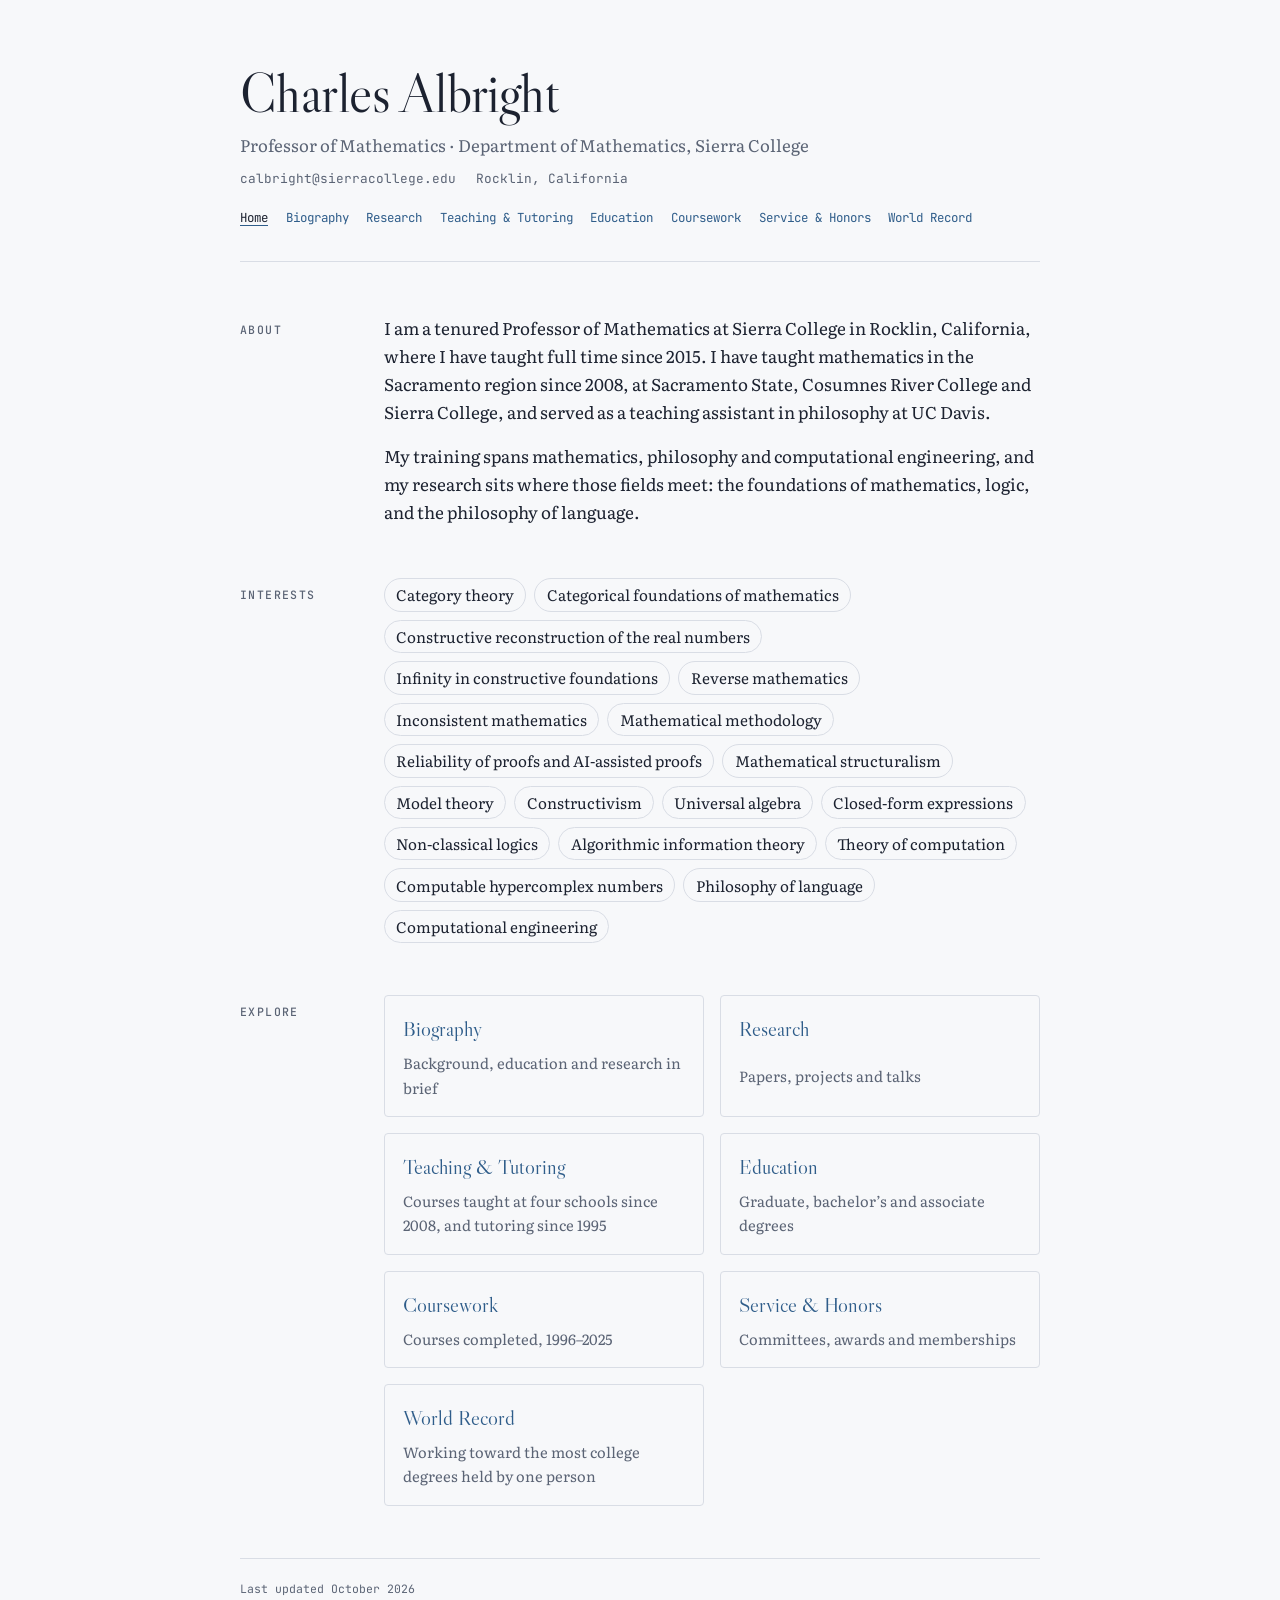
<file: index.html>
<!doctype html>
<html lang="en">
<head>
<meta charset="utf-8">
<meta name="viewport" content="width=device-width, initial-scale=1, viewport-fit=cover">
<title>Charles Albright</title>
<link rel="preconnect" href="https://fonts.googleapis.com">
<link rel="stylesheet" href="https://fonts.googleapis.com/css2?family=Libre+Caslon+Display&family=Literata:ital,opsz,wght@0,7..72,400;0,7..72,600;1,7..72,400&family=JetBrains+Mono:wght@400;500&display=swap">
<link rel="stylesheet" href="style.css">
</head>
<body>
<div class="wrap">
  <header>
    <h1>Charles Albright</h1>
    <p class="role">Professor of Mathematics · Department of Mathematics, Sierra College</p>
    <div class="contact">
      <span>calbright@sierracollege.edu</span>
      <span>Rocklin, California</span>
    </div>
    <nav aria-label="Site"><a href="./" aria-current="page">Home</a><a href="bio.html">Biography</a><a href="research.html">Research</a><a href="teaching.html">Teaching &amp; Tutoring</a><a href="education.html">Education</a><a href="coursework.html">Coursework</a><a href="service.html">Service &amp; Honors</a><a href="record.html">World Record</a></nav>
  </header>

  <section id="about">
    <h2>About</h2>
    <div class="body lede">
      <p>I am a tenured Professor of Mathematics at Sierra College in Rocklin, California, where I have taught full time since 2015. I have taught mathematics in the Sacramento region since 2008, at Sacramento State, Cosumnes River College and Sierra College, and served as a teaching assistant in philosophy at UC Davis.</p>
      <p>My training spans mathematics, philosophy and computational engineering, and my research sits where those fields meet: the foundations of mathematics, logic, and the philosophy of language.</p>
    </div>
  </section>

  <section id="interests">
    <h2>Interests</h2>
    <div class="body">
      <ul class="interests">
        <li>Category theory</li>
        <li>Categorical foundations of mathematics</li>
        <li>Constructive reconstruction of the real numbers</li>
        <li>Infinity in constructive foundations</li>
        <li>Reverse mathematics</li>
        <li>Inconsistent mathematics</li>
        <li>Mathematical methodology</li>
        <li>Reliability of proofs and AI-assisted proofs</li>
        <li>Mathematical structuralism</li>
        <li>Model theory</li>
        <li>Constructivism</li>
        <li>Universal algebra</li>
        <li>Closed-form expressions</li>
        <li>Non-classical logics</li>
        <li>Algorithmic information theory</li>
        <li>Theory of computation</li>
        <li>Computable hypercomplex numbers</li>
        <li>Philosophy of language</li>
        <li>Computational engineering</li>
      </ul>
    </div>
  </section>

  <section id="explore">
    <h2>Explore</h2>
    <div class="body">
      <ul class="explore">
        <li><a href="bio.html"><strong>Biography</strong><span>Background, education and research in brief</span></a></li>
        <li><a href="research.html"><strong>Research</strong><span>Papers, projects and talks</span></a></li>
        <li><a href="teaching.html"><strong>Teaching &amp; Tutoring</strong><span>Courses taught at four schools since 2008, and tutoring since 1995</span></a></li>
        <li><a href="education.html"><strong>Education</strong><span>Graduate, bachelor’s and associate degrees</span></a></li>
        <li><a href="coursework.html"><strong>Coursework</strong><span>Courses completed, 1996–2025</span></a></li>
        <li><a href="service.html"><strong>Service &amp; Honors</strong><span>Committees, awards and memberships</span></a></li>
        <li><a href="record.html"><strong>World Record</strong><span>Working toward the most college degrees held by one person</span></a></li>
      </ul>
    </div>
  </section>

  <footer>Last updated October 2026</footer>
</div>
</body>
</html>
</file>
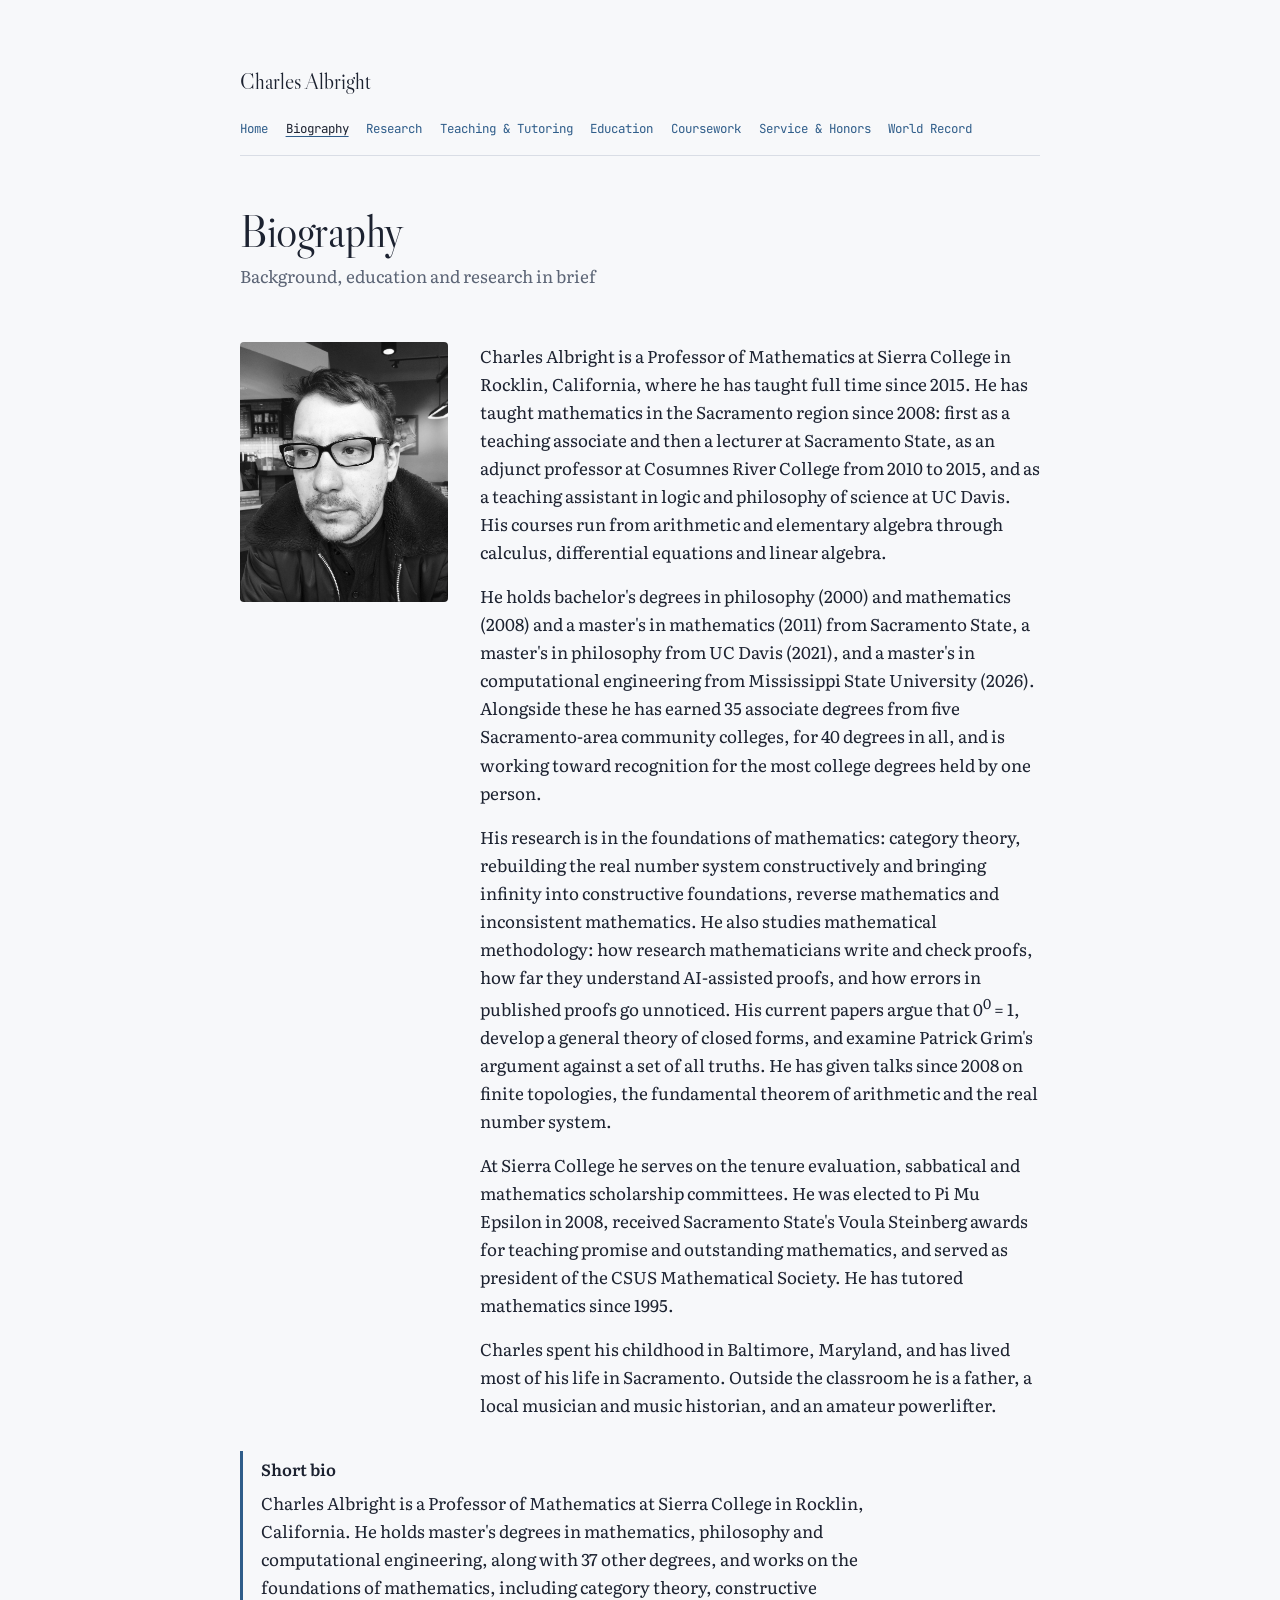
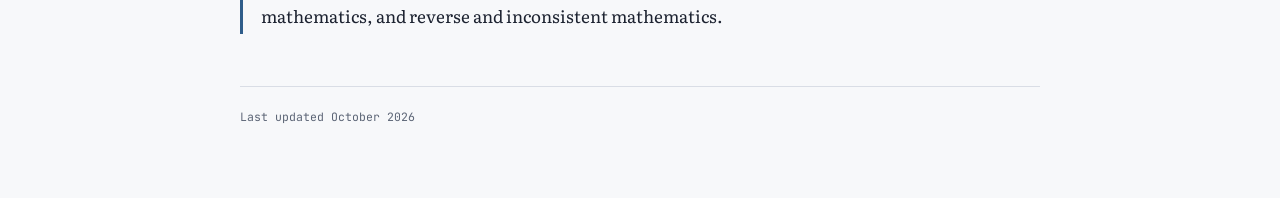
<file: bio.html>
<!doctype html>
<html lang="en">
<head>
<meta charset="utf-8">
<meta name="viewport" content="width=device-width, initial-scale=1, viewport-fit=cover">
<title>Biography · Charles Albright</title>
<link rel="preconnect" href="https://fonts.googleapis.com">
<link rel="stylesheet" href="https://fonts.googleapis.com/css2?family=Libre+Caslon+Display&family=Literata:ital,opsz,wght@0,7..72,400;0,7..72,600;1,7..72,400&family=JetBrains+Mono:wght@400;500&display=swap">
<link rel="stylesheet" href="style.css">
</head>
<body>
<div class="wrap">
  <div class="topbar">
    <a class="home" href="./">Charles Albright</a>
    <nav aria-label="Site"><a href="./">Home</a><a href="bio.html" aria-current="page">Biography</a><a href="research.html">Research</a><a href="teaching.html">Teaching &amp; Tutoring</a><a href="education.html">Education</a><a href="coursework.html">Coursework</a><a href="service.html">Service &amp; Honors</a><a href="record.html">World Record</a></nav>
  </div>
  <div class="pagehead">
    <h1>Biography</h1>
    <p>Background, education and research in brief</p>
  </div>

  <section class="solo" id="bio">
    <h2>Biography</h2>
    <div class="body">
      <div class="biogrid">
        <figure class="portrait">
          <img src="photo.jpg" alt="Charles Albright" id="portrait-img">
          <div class="mono" hidden><span>CA</span><small>Add photo.jpg</small></div>
        </figure>
        <script>
          (function () {
            var img = document.getElementById('portrait-img');
            function fallback() { img.hidden = true; img.nextElementSibling.hidden = false; }
            if (img.complete && !img.naturalWidth) fallback(); else img.addEventListener('error', fallback);
          })();
        </script>
        <div class="lede">
          <p>Charles Albright is a Professor of Mathematics at Sierra College in Rocklin, California, where he has taught full time since 2015. He has taught mathematics in the Sacramento region since 2008: first as a teaching associate and then a lecturer at Sacramento State, as an adjunct professor at Cosumnes River College from 2010 to 2015, and as a teaching assistant in logic and philosophy of science at UC Davis. His courses run from arithmetic and elementary algebra through calculus, differential equations and linear algebra.</p>
          <p>He holds bachelor's degrees in philosophy (2000) and mathematics (2008) and a master's in mathematics (2011) from Sacramento State, a master's in philosophy from UC Davis (2021), and a master's in computational engineering from Mississippi State University (2026). Alongside these he has earned 35 associate degrees from five Sacramento-area community colleges, for 40 degrees in all, and is working toward recognition for the most college degrees held by one person.</p>
          <p>His research is in the foundations of mathematics: category theory, rebuilding the real number system constructively and bringing infinity into constructive foundations, reverse mathematics and inconsistent mathematics. He also studies mathematical methodology: how research mathematicians write and check proofs, how far they understand AI-assisted proofs, and how errors in published proofs go unnoticed. His current papers argue that 0<sup>0</sup> = 1, develop a general theory of closed forms, and examine Patrick Grim's argument against a set of all truths. He has given talks since 2008 on finite topologies, the fundamental theorem of arithmetic and the real number system.</p>
          <p>At Sierra College he serves on the tenure evaluation, sabbatical and mathematics scholarship committees. He was elected to Pi Mu Epsilon in 2008, received Sacramento State's Voula Steinberg awards for teaching promise and outstanding mathematics, and served as president of the CSUS Mathematical Society. He has tutored mathematics since 1995.</p>
          <p>Charles spent his childhood in Baltimore, Maryland, and has lived most of his life in Sacramento. Outside the classroom he is a father, a local musician and music historian, and an amateur powerlifter.</p>
        </div>
      </div>
      <div class="shortbio">
        <h3>Short bio</h3>
        <p>Charles Albright is a Professor of Mathematics at Sierra College in Rocklin, California. He holds master's degrees in mathematics, philosophy and computational engineering, along with 37 other degrees, and works on the foundations of mathematics, including category theory, constructive mathematics, and reverse and inconsistent mathematics.</p>
      </div>
    </div>
  </section>

  <footer>Last updated October 2026</footer>
</div>
</body>
</html>
</file>
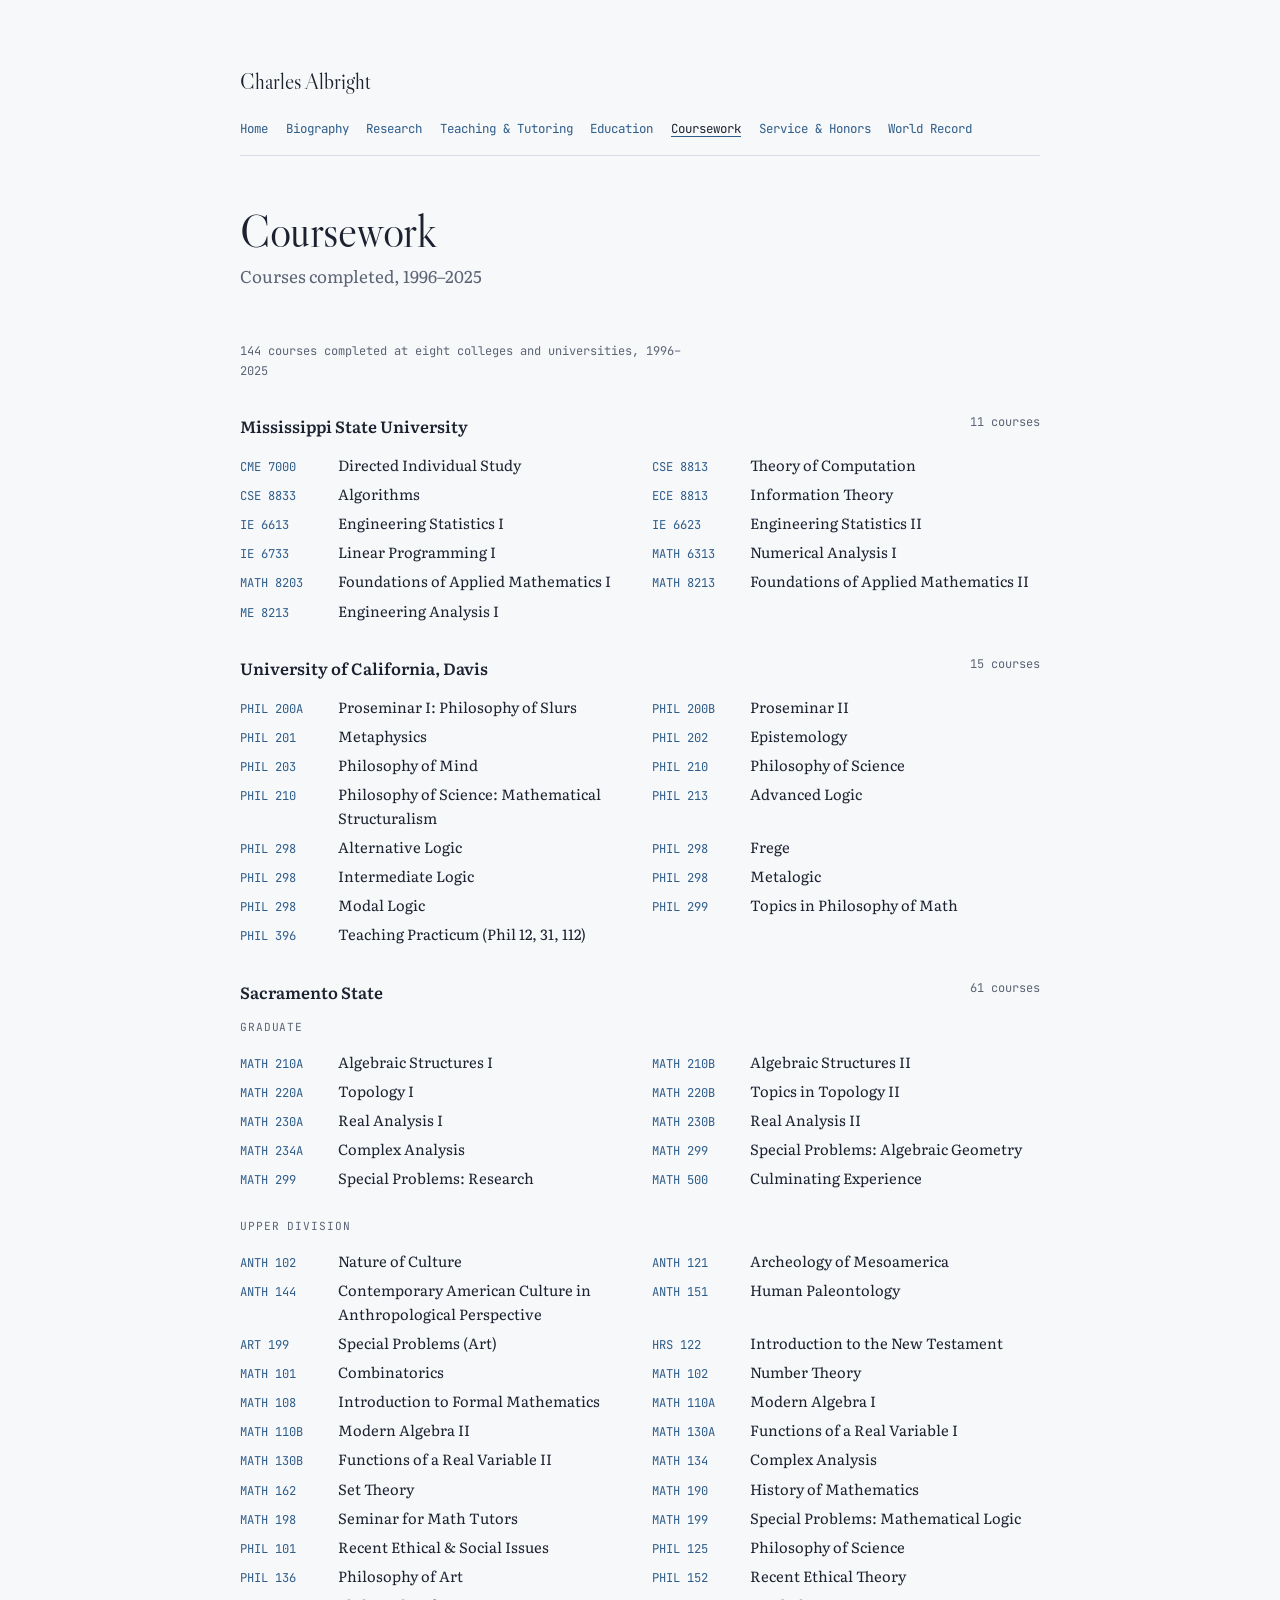
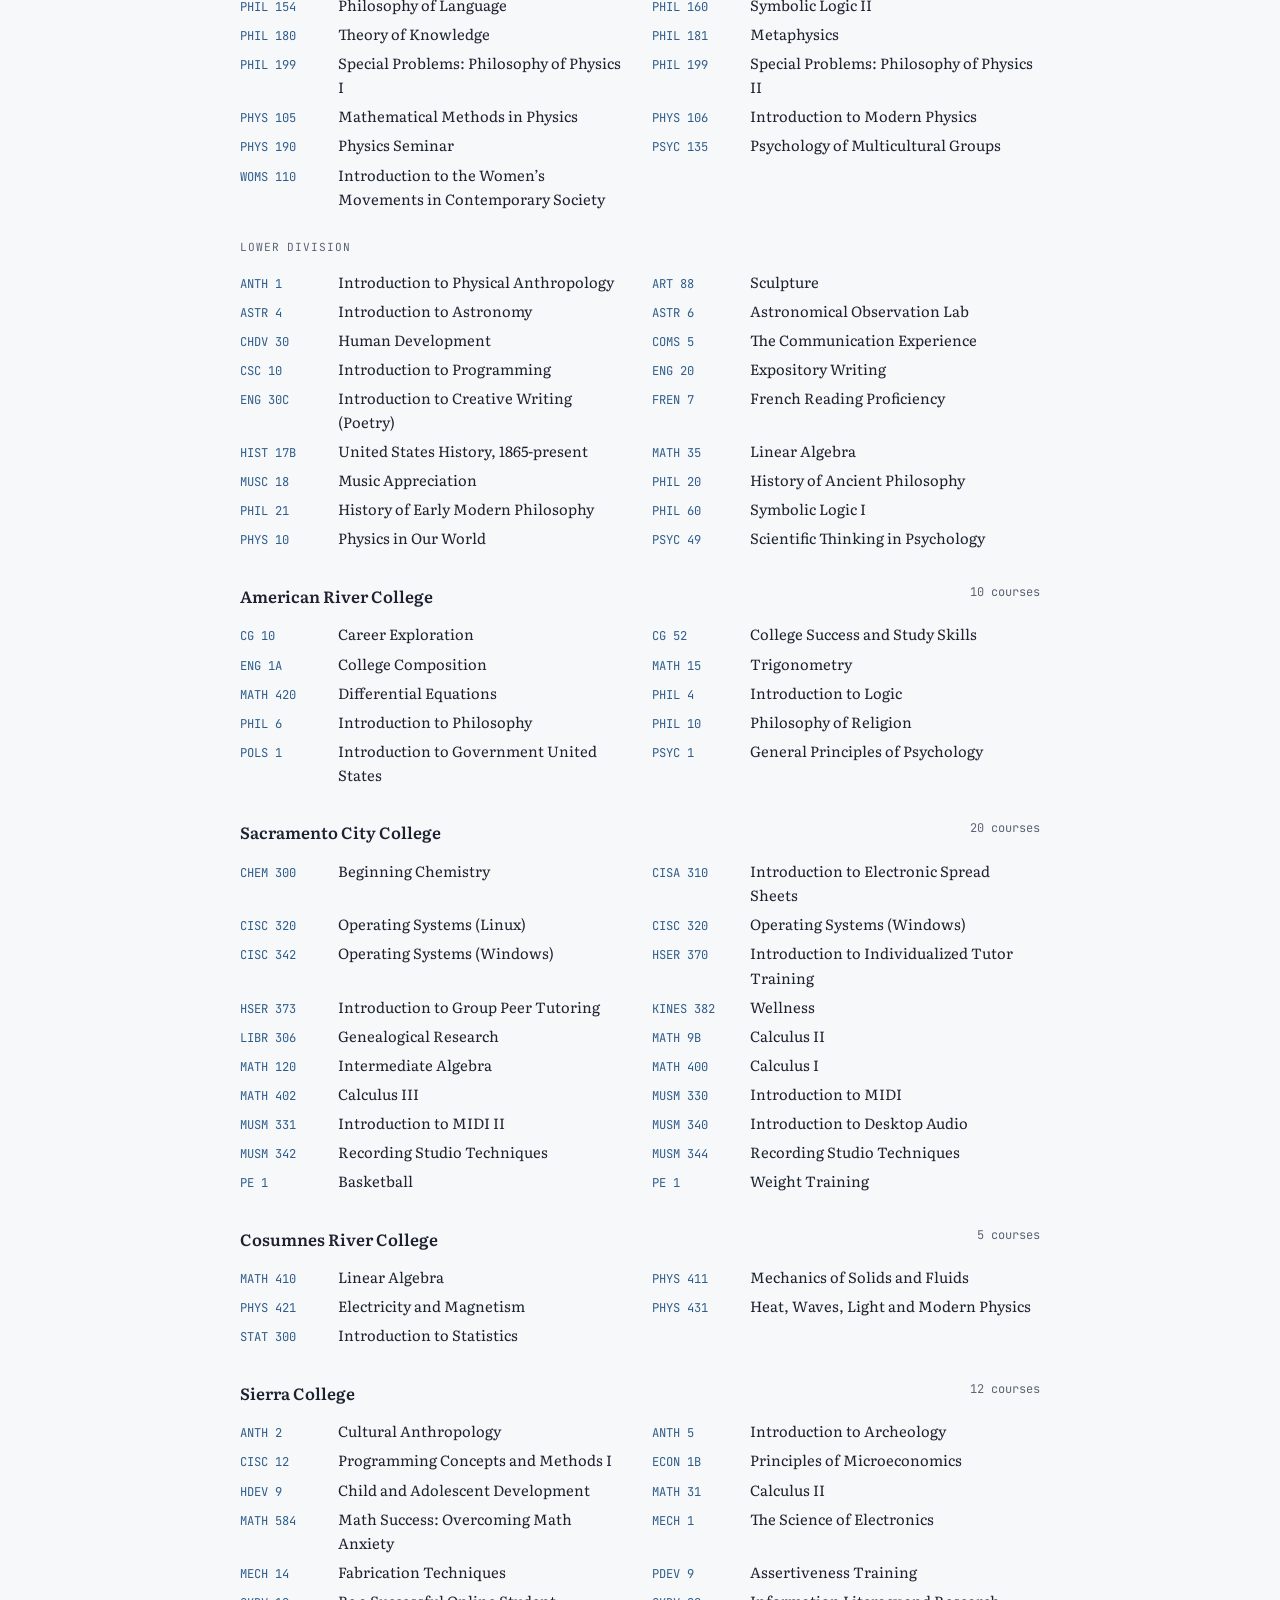
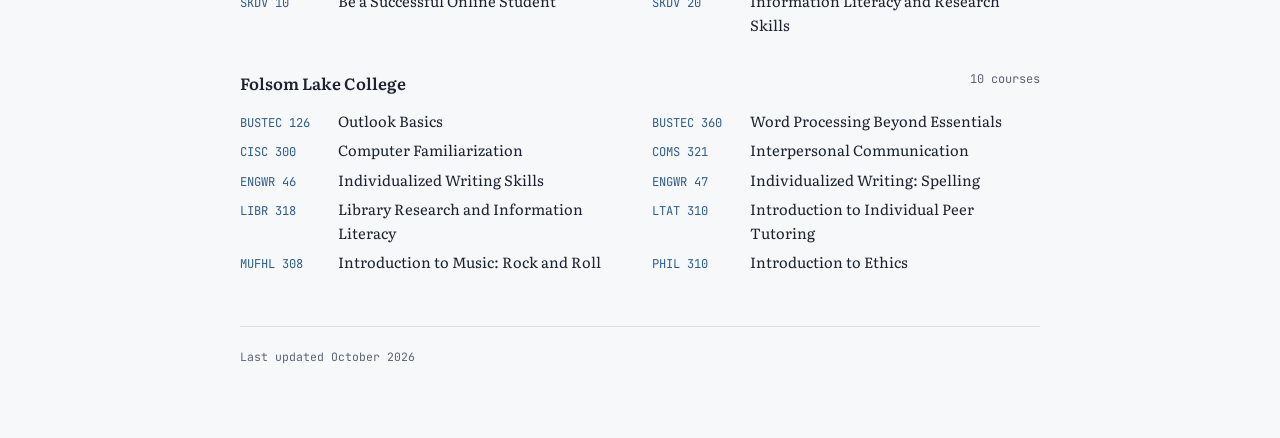
<file: coursework.html>
<!doctype html>
<html lang="en">
<head>
<meta charset="utf-8">
<meta name="viewport" content="width=device-width, initial-scale=1, viewport-fit=cover">
<title>Coursework · Charles Albright</title>
<link rel="preconnect" href="https://fonts.googleapis.com">
<link rel="stylesheet" href="https://fonts.googleapis.com/css2?family=Libre+Caslon+Display&family=Literata:ital,opsz,wght@0,7..72,400;0,7..72,600;1,7..72,400&family=JetBrains+Mono:wght@400;500&display=swap">
<link rel="stylesheet" href="style.css">
</head>
<body>
<div class="wrap">
  <div class="topbar">
    <a class="home" href="./">Charles Albright</a>
    <nav aria-label="Site"><a href="./">Home</a><a href="bio.html">Biography</a><a href="research.html">Research</a><a href="teaching.html">Teaching &amp; Tutoring</a><a href="education.html">Education</a><a href="coursework.html" aria-current="page">Coursework</a><a href="service.html">Service &amp; Honors</a><a href="record.html">World Record</a></nav>
  </div>
  <div class="pagehead">
    <h1>Coursework</h1>
    <p>Courses completed, 1996–2025</p>
  </div>

  <section class="solo" id="coursework">
    <h2>Coursework</h2>
    <div class="body">
      <p class="count">144 courses completed at eight colleges and universities, 1996–2025</p>
      <div class="inst">
        <h3>Mississippi State University <span>11 courses</span></h3>
        <ul class="courses">
          <li><span class="cc">CME 7000</span><span class="ct">Directed Individual Study</span></li>
          <li><span class="cc">CSE 8813</span><span class="ct">Theory of Computation</span></li>
          <li><span class="cc">CSE 8833</span><span class="ct">Algorithms</span></li>
          <li><span class="cc">ECE 8813</span><span class="ct">Information Theory</span></li>
          <li><span class="cc">IE 6613</span><span class="ct">Engineering Statistics I</span></li>
          <li><span class="cc">IE 6623</span><span class="ct">Engineering Statistics II</span></li>
          <li><span class="cc">IE 6733</span><span class="ct">Linear Programming I</span></li>
          <li><span class="cc">MATH 6313</span><span class="ct">Numerical Analysis I</span></li>
          <li><span class="cc">MATH 8203</span><span class="ct">Foundations of Applied Mathematics I</span></li>
          <li><span class="cc">MATH 8213</span><span class="ct">Foundations of Applied Mathematics II</span></li>
          <li><span class="cc">ME 8213</span><span class="ct">Engineering Analysis I</span></li>
        </ul>
      </div>
      <div class="inst">
        <h3>University of California, Davis <span>15 courses</span></h3>
        <ul class="courses">
          <li><span class="cc">PHIL 200A</span><span class="ct">Proseminar I: Philosophy of Slurs</span></li>
          <li><span class="cc">PHIL 200B</span><span class="ct">Proseminar II</span></li>
          <li><span class="cc">PHIL 201</span><span class="ct">Metaphysics</span></li>
          <li><span class="cc">PHIL 202</span><span class="ct">Epistemology</span></li>
          <li><span class="cc">PHIL 203</span><span class="ct">Philosophy of Mind</span></li>
          <li><span class="cc">PHIL 210</span><span class="ct">Philosophy of Science</span></li>
          <li><span class="cc">PHIL 210</span><span class="ct">Philosophy of Science: Mathematical Structuralism</span></li>
          <li><span class="cc">PHIL 213</span><span class="ct">Advanced Logic</span></li>
          <li><span class="cc">PHIL 298</span><span class="ct">Alternative Logic</span></li>
          <li><span class="cc">PHIL 298</span><span class="ct">Frege</span></li>
          <li><span class="cc">PHIL 298</span><span class="ct">Intermediate Logic</span></li>
          <li><span class="cc">PHIL 298</span><span class="ct">Metalogic</span></li>
          <li><span class="cc">PHIL 298</span><span class="ct">Modal Logic</span></li>
          <li><span class="cc">PHIL 299</span><span class="ct">Topics in Philosophy of Math</span></li>
          <li><span class="cc">PHIL 396</span><span class="ct">Teaching Practicum (Phil 12, 31, 112)</span></li>
        </ul>
      </div>
      <div class="inst">
        <h3>Sacramento State <span>61 courses</span></h3>
        <p class="sub">Graduate</p>
        <ul class="courses">
          <li><span class="cc">MATH 210A</span><span class="ct">Algebraic Structures I</span></li>
          <li><span class="cc">MATH 210B</span><span class="ct">Algebraic Structures II</span></li>
          <li><span class="cc">MATH 220A</span><span class="ct">Topology I</span></li>
          <li><span class="cc">MATH 220B</span><span class="ct">Topics in Topology II</span></li>
          <li><span class="cc">MATH 230A</span><span class="ct">Real Analysis I</span></li>
          <li><span class="cc">MATH 230B</span><span class="ct">Real Analysis II</span></li>
          <li><span class="cc">MATH 234A</span><span class="ct">Complex Analysis</span></li>
          <li><span class="cc">MATH 299</span><span class="ct">Special Problems: Algebraic Geometry</span></li>
          <li><span class="cc">MATH 299</span><span class="ct">Special Problems: Research</span></li>
          <li><span class="cc">MATH 500</span><span class="ct">Culminating Experience</span></li>
        </ul>
        <p class="sub">Upper division</p>
        <ul class="courses">
          <li><span class="cc">ANTH 102</span><span class="ct">Nature of Culture</span></li>
          <li><span class="cc">ANTH 121</span><span class="ct">Archeology of Mesoamerica</span></li>
          <li><span class="cc">ANTH 144</span><span class="ct">Contemporary American Culture in Anthropological Perspective</span></li>
          <li><span class="cc">ANTH 151</span><span class="ct">Human Paleontology</span></li>
          <li><span class="cc">ART 199</span><span class="ct">Special Problems (Art)</span></li>
          <li><span class="cc">HRS 122</span><span class="ct">Introduction to the New Testament</span></li>
          <li><span class="cc">MATH 101</span><span class="ct">Combinatorics</span></li>
          <li><span class="cc">MATH 102</span><span class="ct">Number Theory</span></li>
          <li><span class="cc">MATH 108</span><span class="ct">Introduction to Formal Mathematics</span></li>
          <li><span class="cc">MATH 110A</span><span class="ct">Modern Algebra I</span></li>
          <li><span class="cc">MATH 110B</span><span class="ct">Modern Algebra II</span></li>
          <li><span class="cc">MATH 130A</span><span class="ct">Functions of a Real Variable I</span></li>
          <li><span class="cc">MATH 130B</span><span class="ct">Functions of a Real Variable II</span></li>
          <li><span class="cc">MATH 134</span><span class="ct">Complex Analysis</span></li>
          <li><span class="cc">MATH 162</span><span class="ct">Set Theory</span></li>
          <li><span class="cc">MATH 190</span><span class="ct">History of Mathematics</span></li>
          <li><span class="cc">MATH 198</span><span class="ct">Seminar for Math Tutors</span></li>
          <li><span class="cc">MATH 199</span><span class="ct">Special Problems: Mathematical Logic</span></li>
          <li><span class="cc">PHIL 101</span><span class="ct">Recent Ethical &amp; Social Issues</span></li>
          <li><span class="cc">PHIL 125</span><span class="ct">Philosophy of Science</span></li>
          <li><span class="cc">PHIL 136</span><span class="ct">Philosophy of Art</span></li>
          <li><span class="cc">PHIL 152</span><span class="ct">Recent Ethical Theory</span></li>
          <li><span class="cc">PHIL 154</span><span class="ct">Philosophy of Language</span></li>
          <li><span class="cc">PHIL 160</span><span class="ct">Symbolic Logic II</span></li>
          <li><span class="cc">PHIL 180</span><span class="ct">Theory of Knowledge</span></li>
          <li><span class="cc">PHIL 181</span><span class="ct">Metaphysics</span></li>
          <li><span class="cc">PHIL 199</span><span class="ct">Special Problems: Philosophy of Physics I</span></li>
          <li><span class="cc">PHIL 199</span><span class="ct">Special Problems: Philosophy of Physics II</span></li>
          <li><span class="cc">PHYS 105</span><span class="ct">Mathematical Methods in Physics</span></li>
          <li><span class="cc">PHYS 106</span><span class="ct">Introduction to Modern Physics</span></li>
          <li><span class="cc">PHYS 190</span><span class="ct">Physics Seminar</span></li>
          <li><span class="cc">PSYC 135</span><span class="ct">Psychology of Multicultural Groups</span></li>
          <li><span class="cc">WOMS 110</span><span class="ct">Introduction to the Women’s Movements in Contemporary Society</span></li>
        </ul>
        <p class="sub">Lower division</p>
        <ul class="courses">
          <li><span class="cc">ANTH 1</span><span class="ct">Introduction to Physical Anthropology</span></li>
          <li><span class="cc">ART 88</span><span class="ct">Sculpture</span></li>
          <li><span class="cc">ASTR 4</span><span class="ct">Introduction to Astronomy</span></li>
          <li><span class="cc">ASTR 6</span><span class="ct">Astronomical Observation Lab</span></li>
          <li><span class="cc">CHDV 30</span><span class="ct">Human Development</span></li>
          <li><span class="cc">COMS 5</span><span class="ct">The Communication Experience</span></li>
          <li><span class="cc">CSC 10</span><span class="ct">Introduction to Programming</span></li>
          <li><span class="cc">ENG 20</span><span class="ct">Expository Writing</span></li>
          <li><span class="cc">ENG 30C</span><span class="ct">Introduction to Creative Writing (Poetry)</span></li>
          <li><span class="cc">FREN 7</span><span class="ct">French Reading Proficiency</span></li>
          <li><span class="cc">HIST 17B</span><span class="ct">United States History, 1865-present</span></li>
          <li><span class="cc">MATH 35</span><span class="ct">Linear Algebra</span></li>
          <li><span class="cc">MUSC 18</span><span class="ct">Music Appreciation</span></li>
          <li><span class="cc">PHIL 20</span><span class="ct">History of Ancient Philosophy</span></li>
          <li><span class="cc">PHIL 21</span><span class="ct">History of Early Modern Philosophy</span></li>
          <li><span class="cc">PHIL 60</span><span class="ct">Symbolic Logic I</span></li>
          <li><span class="cc">PHYS 10</span><span class="ct">Physics in Our World</span></li>
          <li><span class="cc">PSYC 49</span><span class="ct">Scientific Thinking in Psychology</span></li>
        </ul>
      </div>
      <div class="inst">
        <h3>American River College <span>10 courses</span></h3>
        <ul class="courses">
          <li><span class="cc">CG 10</span><span class="ct">Career Exploration</span></li>
          <li><span class="cc">CG 52</span><span class="ct">College Success and Study Skills</span></li>
          <li><span class="cc">ENG 1A</span><span class="ct">College Composition</span></li>
          <li><span class="cc">MATH 15</span><span class="ct">Trigonometry</span></li>
          <li><span class="cc">MATH 420</span><span class="ct">Differential Equations</span></li>
          <li><span class="cc">PHIL 4</span><span class="ct">Introduction to Logic</span></li>
          <li><span class="cc">PHIL 6</span><span class="ct">Introduction to Philosophy</span></li>
          <li><span class="cc">PHIL 10</span><span class="ct">Philosophy of Religion</span></li>
          <li><span class="cc">POLS 1</span><span class="ct">Introduction to Government United States</span></li>
          <li><span class="cc">PSYC 1</span><span class="ct">General Principles of Psychology</span></li>
        </ul>
      </div>
      <div class="inst">
        <h3>Sacramento City College <span>20 courses</span></h3>
        <ul class="courses">
          <li><span class="cc">CHEM 300</span><span class="ct">Beginning Chemistry</span></li>
          <li><span class="cc">CISA 310</span><span class="ct">Introduction to Electronic Spread Sheets</span></li>
          <li><span class="cc">CISC 320</span><span class="ct">Operating Systems (Linux)</span></li>
          <li><span class="cc">CISC 320</span><span class="ct">Operating Systems (Windows)</span></li>
          <li><span class="cc">CISC 342</span><span class="ct">Operating Systems (Windows)</span></li>
          <li><span class="cc">HSER 370</span><span class="ct">Introduction to Individualized Tutor Training</span></li>
          <li><span class="cc">HSER 373</span><span class="ct">Introduction to Group Peer Tutoring</span></li>
          <li><span class="cc">KINES 382</span><span class="ct">Wellness</span></li>
          <li><span class="cc">LIBR 306</span><span class="ct">Genealogical Research</span></li>
          <li><span class="cc">MATH 9B</span><span class="ct">Calculus II</span></li>
          <li><span class="cc">MATH 120</span><span class="ct">Intermediate Algebra</span></li>
          <li><span class="cc">MATH 400</span><span class="ct">Calculus I</span></li>
          <li><span class="cc">MATH 402</span><span class="ct">Calculus III</span></li>
          <li><span class="cc">MUSM 330</span><span class="ct">Introduction to MIDI</span></li>
          <li><span class="cc">MUSM 331</span><span class="ct">Introduction to MIDI II</span></li>
          <li><span class="cc">MUSM 340</span><span class="ct">Introduction to Desktop Audio</span></li>
          <li><span class="cc">MUSM 342</span><span class="ct">Recording Studio Techniques</span></li>
          <li><span class="cc">MUSM 344</span><span class="ct">Recording Studio Techniques</span></li>
          <li><span class="cc">PE 1</span><span class="ct">Basketball</span></li>
          <li><span class="cc">PE 1</span><span class="ct">Weight Training</span></li>
        </ul>
      </div>
      <div class="inst">
        <h3>Cosumnes River College <span>5 courses</span></h3>
        <ul class="courses">
          <li><span class="cc">MATH 410</span><span class="ct">Linear Algebra</span></li>
          <li><span class="cc">PHYS 411</span><span class="ct">Mechanics of Solids and Fluids</span></li>
          <li><span class="cc">PHYS 421</span><span class="ct">Electricity and Magnetism</span></li>
          <li><span class="cc">PHYS 431</span><span class="ct">Heat, Waves, Light and Modern Physics</span></li>
          <li><span class="cc">STAT 300</span><span class="ct">Introduction to Statistics</span></li>
        </ul>
      </div>
      <div class="inst">
        <h3>Sierra College <span>12 courses</span></h3>
        <ul class="courses">
          <li><span class="cc">ANTH 2</span><span class="ct">Cultural Anthropology</span></li>
          <li><span class="cc">ANTH 5</span><span class="ct">Introduction to Archeology</span></li>
          <li><span class="cc">CISC 12</span><span class="ct">Programming Concepts and Methods I</span></li>
          <li><span class="cc">ECON 1B</span><span class="ct">Principles of Microeconomics</span></li>
          <li><span class="cc">HDEV 9</span><span class="ct">Child and Adolescent Development</span></li>
          <li><span class="cc">MATH 31</span><span class="ct">Calculus II</span></li>
          <li><span class="cc">MATH 584</span><span class="ct">Math Success: Overcoming Math Anxiety</span></li>
          <li><span class="cc">MECH 1</span><span class="ct">The Science of Electronics</span></li>
          <li><span class="cc">MECH 14</span><span class="ct">Fabrication Techniques</span></li>
          <li><span class="cc">PDEV 9</span><span class="ct">Assertiveness Training</span></li>
          <li><span class="cc">SKDV 10</span><span class="ct">Be a Successful Online Student</span></li>
          <li><span class="cc">SKDV 20</span><span class="ct">Information Literacy and Research Skills</span></li>
        </ul>
      </div>
      <div class="inst">
        <h3>Folsom Lake College <span>10 courses</span></h3>
        <ul class="courses">
          <li><span class="cc">BUSTEC 126</span><span class="ct">Outlook Basics</span></li>
          <li><span class="cc">BUSTEC 360</span><span class="ct">Word Processing Beyond Essentials</span></li>
          <li><span class="cc">CISC 300</span><span class="ct">Computer Familiarization</span></li>
          <li><span class="cc">COMS 321</span><span class="ct">Interpersonal Communication</span></li>
          <li><span class="cc">ENGWR 46</span><span class="ct">Individualized Writing Skills</span></li>
          <li><span class="cc">ENGWR 47</span><span class="ct">Individualized Writing: Spelling</span></li>
          <li><span class="cc">LIBR 318</span><span class="ct">Library Research and Information Literacy</span></li>
          <li><span class="cc">LTAT 310</span><span class="ct">Introduction to Individual Peer Tutoring</span></li>
          <li><span class="cc">MUFHL 308</span><span class="ct">Introduction to Music: Rock and Roll</span></li>
          <li><span class="cc">PHIL 310</span><span class="ct">Introduction to Ethics</span></li>
        </ul>
      </div>
    </div>
  </section>

  <footer>Last updated October 2026</footer>
</div>
</body>
</html>
</file>
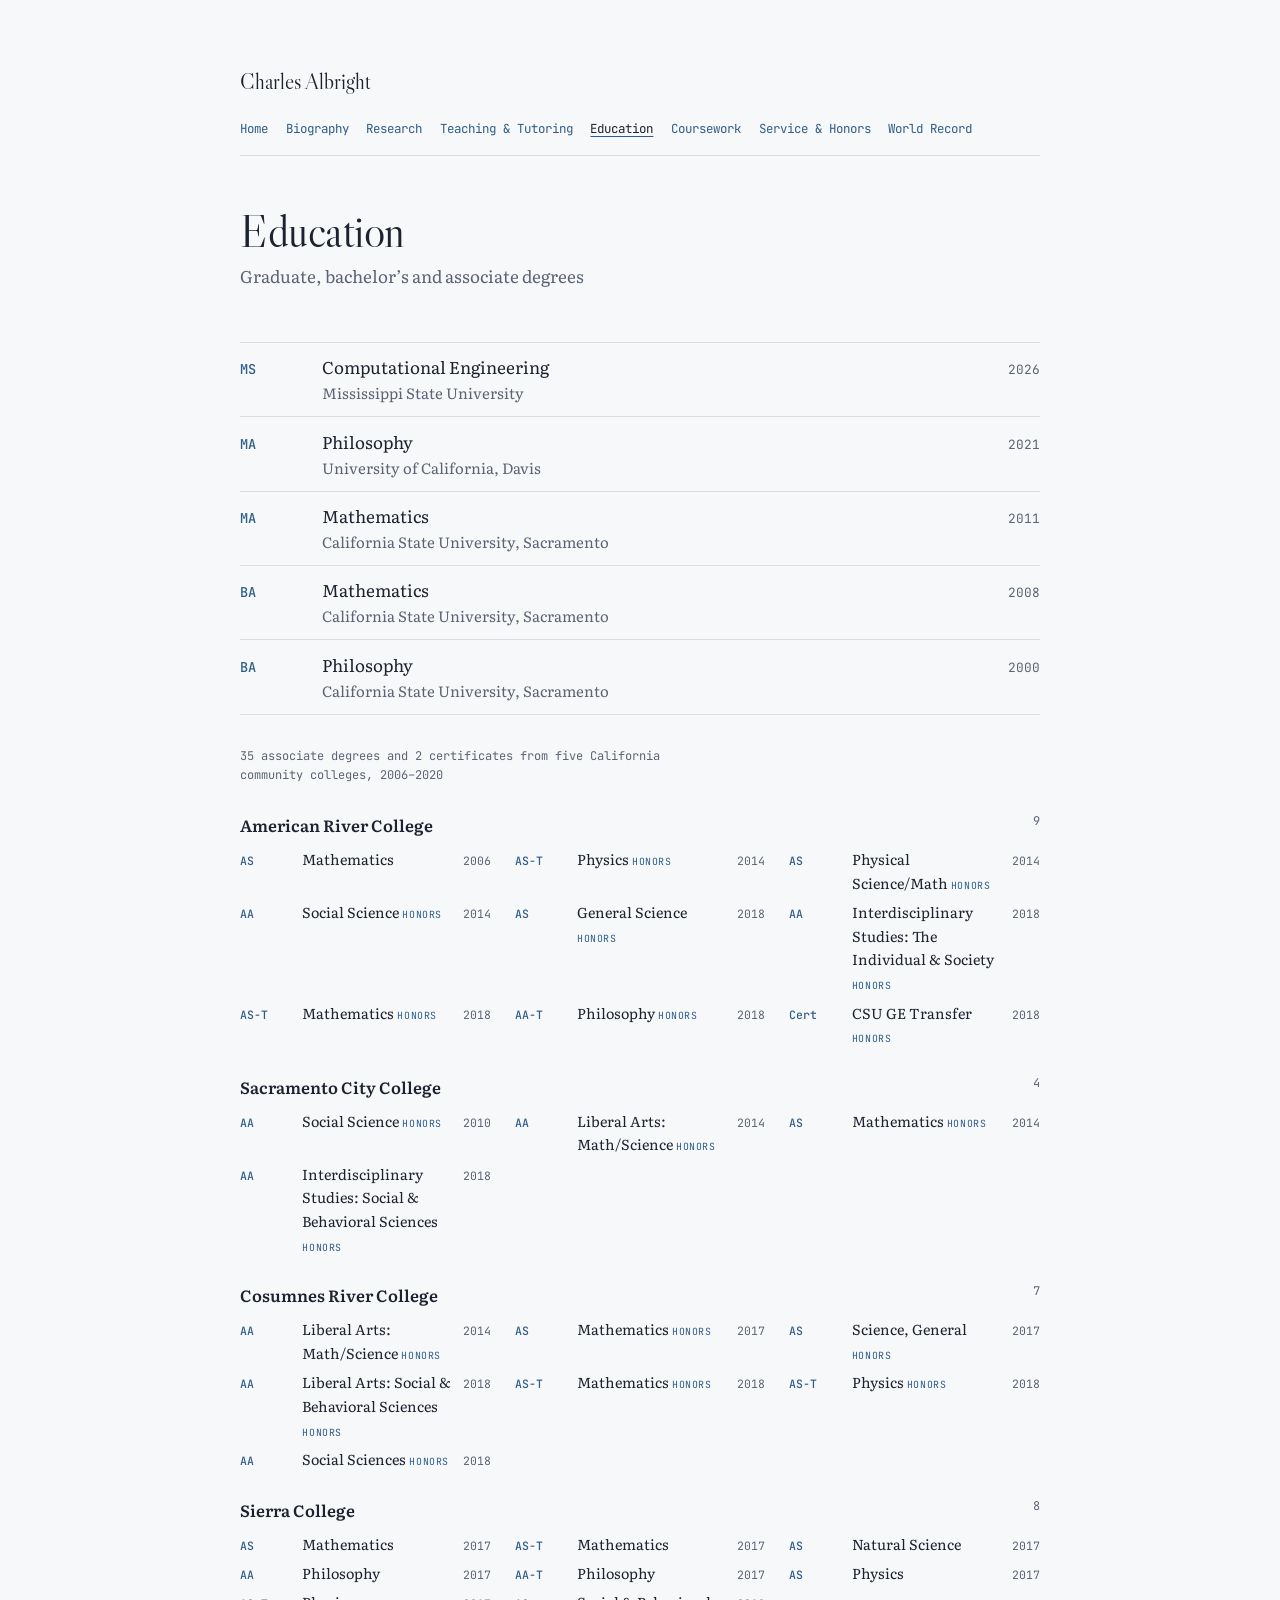
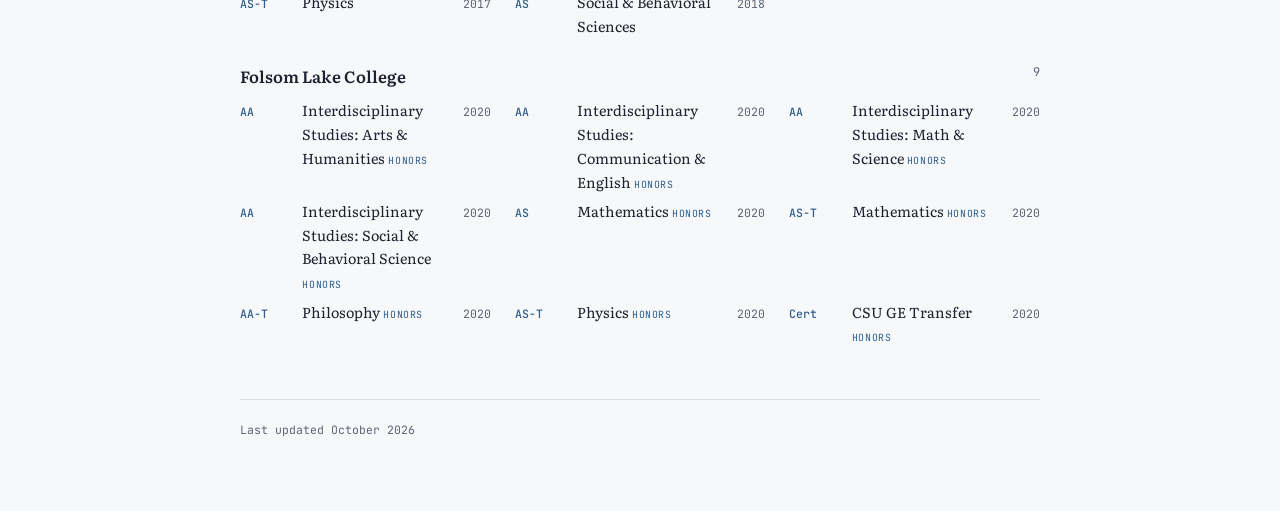
<file: education.html>
<!doctype html>
<html lang="en">
<head>
<meta charset="utf-8">
<meta name="viewport" content="width=device-width, initial-scale=1, viewport-fit=cover">
<title>Education · Charles Albright</title>
<link rel="preconnect" href="https://fonts.googleapis.com">
<link rel="stylesheet" href="https://fonts.googleapis.com/css2?family=Libre+Caslon+Display&family=Literata:ital,opsz,wght@0,7..72,400;0,7..72,600;1,7..72,400&family=JetBrains+Mono:wght@400;500&display=swap">
<link rel="stylesheet" href="style.css">
</head>
<body>
<div class="wrap">
  <div class="topbar">
    <a class="home" href="./">Charles Albright</a>
    <nav aria-label="Site"><a href="./">Home</a><a href="bio.html">Biography</a><a href="research.html">Research</a><a href="teaching.html">Teaching &amp; Tutoring</a><a href="education.html" aria-current="page">Education</a><a href="coursework.html">Coursework</a><a href="service.html">Service &amp; Honors</a><a href="record.html">World Record</a></nav>
  </div>
  <div class="pagehead">
    <h1>Education</h1>
    <p>Graduate, bachelor’s and associate degrees</p>
  </div>

  <section class="solo" id="education">
    <h2>Education</h2>
    <div class="body">
      <ul class="major">
        <li><span class="deg">MS</span><span><span>Computational Engineering</span><span class="where">Mississippi State University</span></span><span class="yr">2026</span></li>
        <li><span class="deg">MA</span><span><span>Philosophy</span><span class="where">University of California, Davis</span></span><span class="yr">2021</span></li>
        <li><span class="deg">MA</span><span><span>Mathematics</span><span class="where">California State University, Sacramento</span></span><span class="yr">2011</span></li>
        <li><span class="deg">BA</span><span><span>Mathematics</span><span class="where">California State University, Sacramento</span></span><span class="yr">2008</span></li>
        <li><span class="deg">BA</span><span><span>Philosophy</span><span class="where">California State University, Sacramento</span></span><span class="yr">2000</span></li>
      </ul>

      <div class="colleges">
        <p class="count">35 associate degrees and 2 certificates from five California community colleges, 2006–2020</p>

        <div class="college">
          <h3>American River College <span>9</span></h3>
          <ul class="assoc">
            <li><span class="deg">AS</span><span>Mathematics</span><span class="yr">2006</span></li>
            <li><span class="deg">AS-T</span><span>Physics <span class="h">Honors</span></span><span class="yr">2014</span></li>
            <li><span class="deg">AS</span><span>Physical Science/Math <span class="h">Honors</span></span><span class="yr">2014</span></li>
            <li><span class="deg">AA</span><span>Social Science <span class="h">Honors</span></span><span class="yr">2014</span></li>
            <li><span class="deg">AS</span><span>General Science <span class="h">Honors</span></span><span class="yr">2018</span></li>
            <li><span class="deg">AA</span><span>Interdisciplinary Studies: The Individual &amp; Society <span class="h">Honors</span></span><span class="yr">2018</span></li>
            <li><span class="deg">AS-T</span><span>Mathematics <span class="h">Honors</span></span><span class="yr">2018</span></li>
            <li><span class="deg">AA-T</span><span>Philosophy <span class="h">Honors</span></span><span class="yr">2018</span></li>
            <li><span class="deg">Cert</span><span>CSU GE Transfer <span class="h">Honors</span></span><span class="yr">2018</span></li>
          </ul>
        </div>

        <div class="college">
          <h3>Sacramento City College <span>4</span></h3>
          <ul class="assoc">
            <li><span class="deg">AA</span><span>Social Science <span class="h">Honors</span></span><span class="yr">2010</span></li>
            <li><span class="deg">AA</span><span>Liberal Arts: Math/Science <span class="h">Honors</span></span><span class="yr">2014</span></li>
            <li><span class="deg">AS</span><span>Mathematics <span class="h">Honors</span></span><span class="yr">2014</span></li>
            <li><span class="deg">AA</span><span>Interdisciplinary Studies: Social &amp; Behavioral Sciences <span class="h">Honors</span></span><span class="yr">2018</span></li>
          </ul>
        </div>

        <div class="college">
          <h3>Cosumnes River College <span>7</span></h3>
          <ul class="assoc">
            <li><span class="deg">AA</span><span>Liberal Arts: Math/Science <span class="h">Honors</span></span><span class="yr">2014</span></li>
            <li><span class="deg">AS</span><span>Mathematics <span class="h">Honors</span></span><span class="yr">2017</span></li>
            <li><span class="deg">AS</span><span>Science, General <span class="h">Honors</span></span><span class="yr">2017</span></li>
            <li><span class="deg">AA</span><span>Liberal Arts: Social &amp; Behavioral Sciences <span class="h">Honors</span></span><span class="yr">2018</span></li>
            <li><span class="deg">AS-T</span><span>Mathematics <span class="h">Honors</span></span><span class="yr">2018</span></li>
            <li><span class="deg">AS-T</span><span>Physics <span class="h">Honors</span></span><span class="yr">2018</span></li>
            <li><span class="deg">AA</span><span>Social Sciences <span class="h">Honors</span></span><span class="yr">2018</span></li>
          </ul>
        </div>

        <div class="college">
          <h3>Sierra College <span>8</span></h3>
          <ul class="assoc">
            <li><span class="deg">AS</span><span>Mathematics</span><span class="yr">2017</span></li>
            <li><span class="deg">AS-T</span><span>Mathematics</span><span class="yr">2017</span></li>
            <li><span class="deg">AS</span><span>Natural Science</span><span class="yr">2017</span></li>
            <li><span class="deg">AA</span><span>Philosophy</span><span class="yr">2017</span></li>
            <li><span class="deg">AA-T</span><span>Philosophy</span><span class="yr">2017</span></li>
            <li><span class="deg">AS</span><span>Physics</span><span class="yr">2017</span></li>
            <li><span class="deg">AS-T</span><span>Physics</span><span class="yr">2017</span></li>
            <li><span class="deg">AS</span><span>Social &amp; Behavioral Sciences</span><span class="yr">2018</span></li>
          </ul>
        </div>

        <div class="college">
          <h3>Folsom Lake College <span>9</span></h3>
          <ul class="assoc">
            <li><span class="deg">AA</span><span>Interdisciplinary Studies: Arts &amp; Humanities <span class="h">Honors</span></span><span class="yr">2020</span></li>
            <li><span class="deg">AA</span><span>Interdisciplinary Studies: Communication &amp; English <span class="h">Honors</span></span><span class="yr">2020</span></li>
            <li><span class="deg">AA</span><span>Interdisciplinary Studies: Math &amp; Science <span class="h">Honors</span></span><span class="yr">2020</span></li>
            <li><span class="deg">AA</span><span>Interdisciplinary Studies: Social &amp; Behavioral Science <span class="h">Honors</span></span><span class="yr">2020</span></li>
            <li><span class="deg">AS</span><span>Mathematics <span class="h">Honors</span></span><span class="yr">2020</span></li>
            <li><span class="deg">AS-T</span><span>Mathematics <span class="h">Honors</span></span><span class="yr">2020</span></li>
            <li><span class="deg">AA-T</span><span>Philosophy <span class="h">Honors</span></span><span class="yr">2020</span></li>
            <li><span class="deg">AS-T</span><span>Physics <span class="h">Honors</span></span><span class="yr">2020</span></li>
            <li><span class="deg">Cert</span><span>CSU GE Transfer <span class="h">Honors</span></span><span class="yr">2020</span></li>
          </ul>
        </div>
      </div>
    </div>
  </section>

  <footer>Last updated October 2026</footer>
</div>
</body>
</html>
</file>
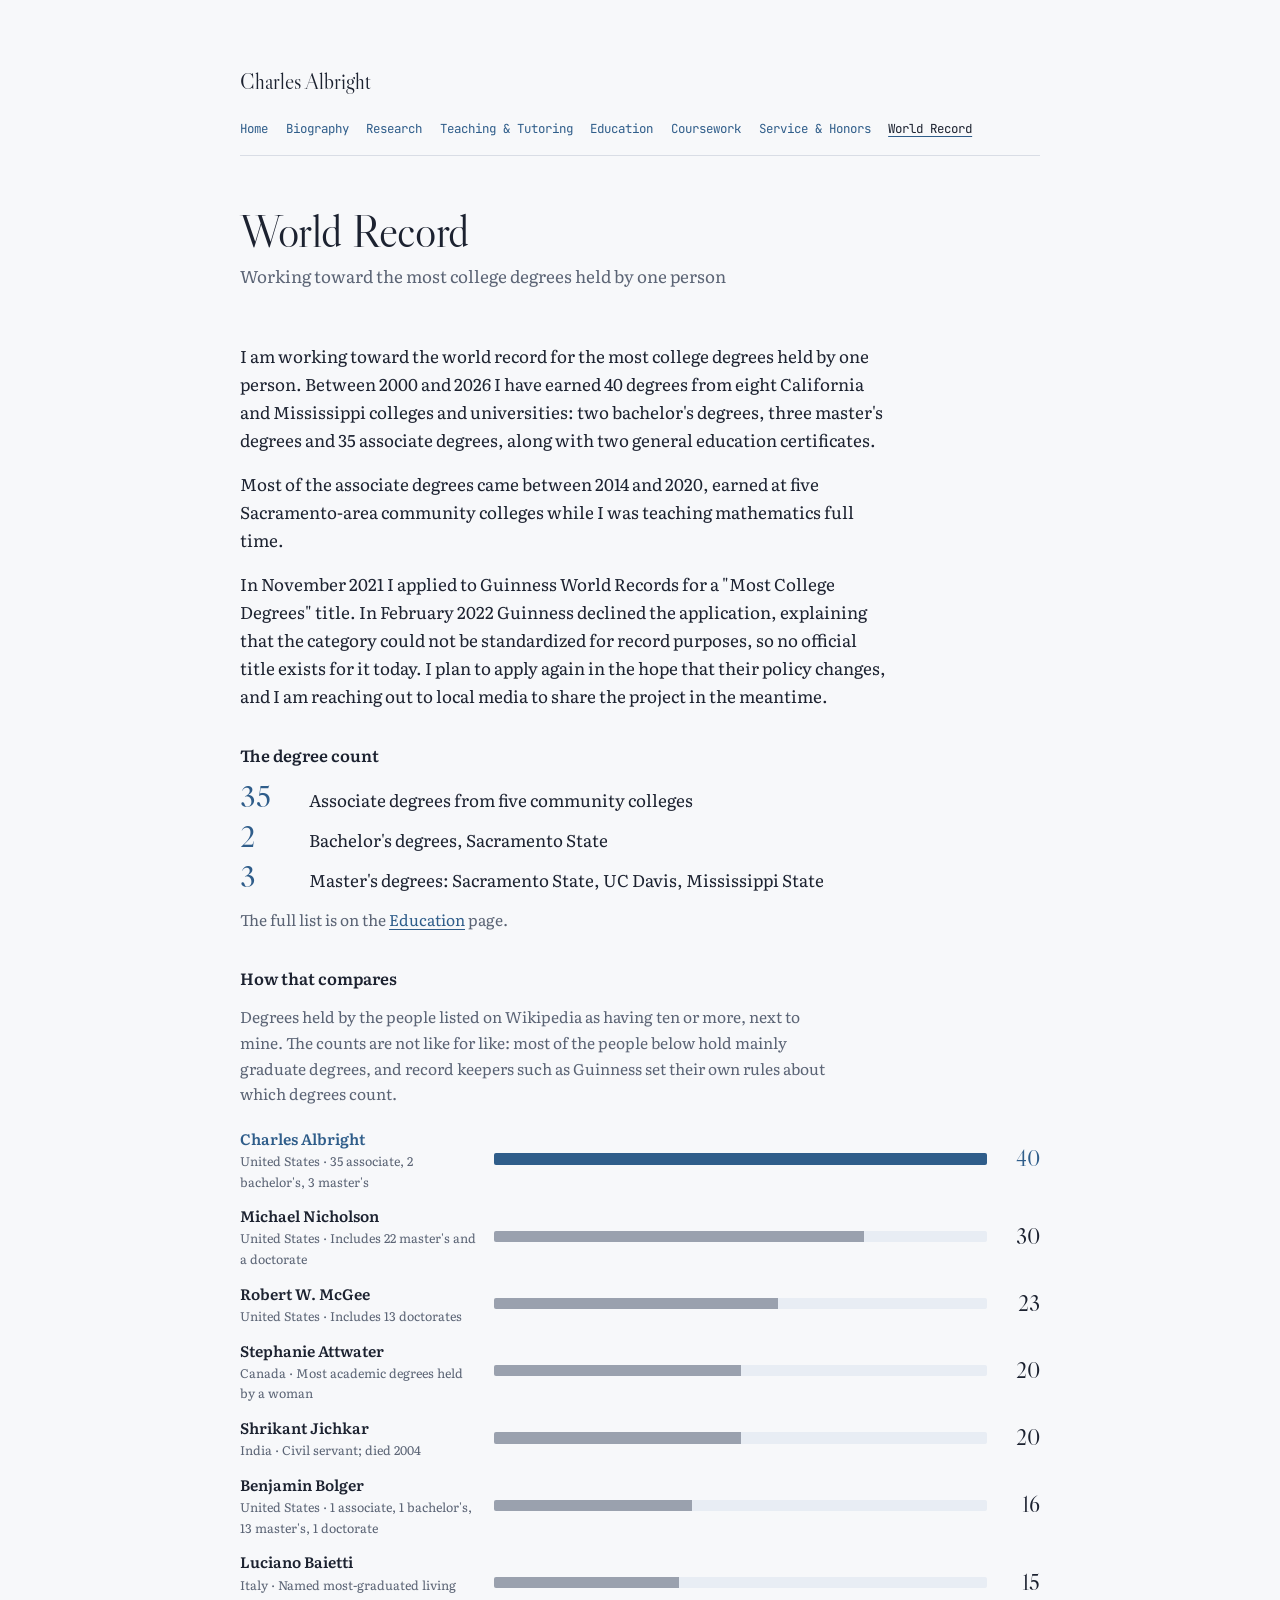
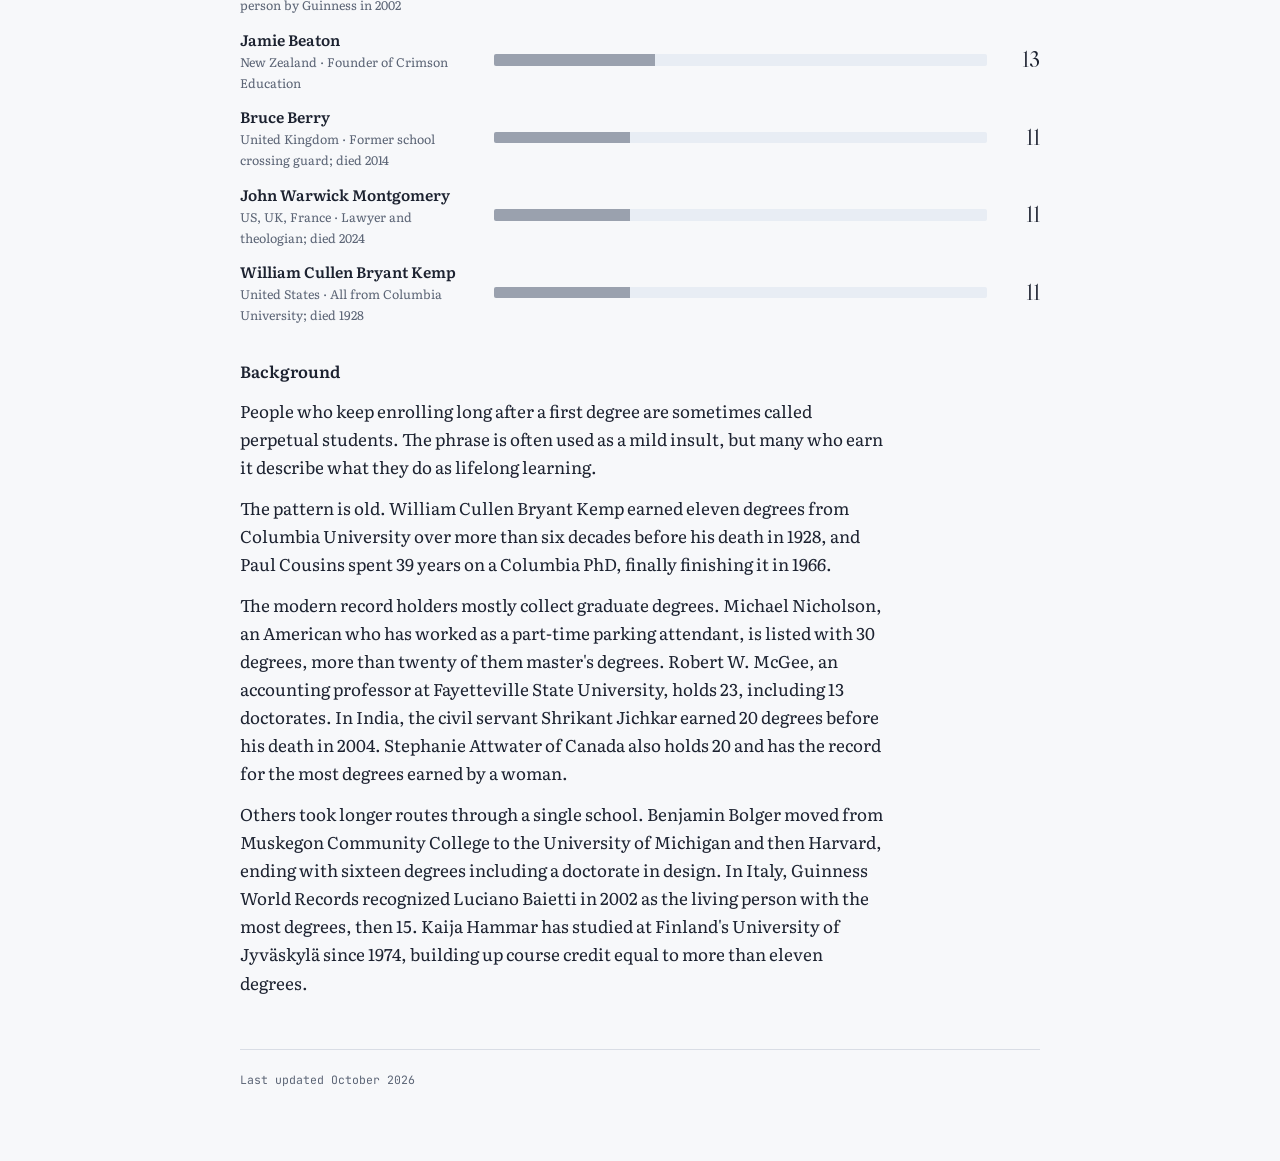
<file: record.html>
<!doctype html>
<html lang="en">
<head>
<meta charset="utf-8">
<meta name="viewport" content="width=device-width, initial-scale=1, viewport-fit=cover">
<title>World Record · Charles Albright</title>
<link rel="preconnect" href="https://fonts.googleapis.com">
<link rel="stylesheet" href="https://fonts.googleapis.com/css2?family=Libre+Caslon+Display&family=Literata:ital,opsz,wght@0,7..72,400;0,7..72,600;1,7..72,400&family=JetBrains+Mono:wght@400;500&display=swap">
<link rel="stylesheet" href="style.css">
</head>
<body>
<div class="wrap">
  <div class="topbar">
    <a class="home" href="./">Charles Albright</a>
    <nav aria-label="Site"><a href="./">Home</a><a href="bio.html">Biography</a><a href="research.html">Research</a><a href="teaching.html">Teaching &amp; Tutoring</a><a href="education.html">Education</a><a href="coursework.html">Coursework</a><a href="service.html">Service &amp; Honors</a><a href="record.html" aria-current="page">World Record</a></nav>
  </div>
  <div class="pagehead">
    <h1>World Record</h1>
    <p>Working toward the most college degrees held by one person</p>
  </div>

  <section class="solo" id="record">
    <h2>World record</h2>
    <div class="body">
      <div class="lede">
        <p>I am working toward the world record for the most college degrees held by one person. Between 2000 and 2026 I have earned 40 degrees from eight California and Mississippi colleges and universities: two bachelor's degrees, three master's degrees and 35 associate degrees, along with two general education certificates.</p>
        <p>Most of the associate degrees came between 2014 and 2020, earned at five Sacramento-area community colleges while I was teaching mathematics full time.</p>
        <p>In November 2021 I applied to Guinness World Records for a "Most College Degrees" title. In February 2022 Guinness declined the application, explaining that the category could not be standardized for record purposes, so no official title exists for it today. I plan to apply again in the hope that their policy changes, and I am reaching out to local media to share the project in the meantime.</p>
      </div>

      <div class="inst">
        <h3>The degree count</h3>
        <ul class="tally">
          <li><span class="k">35</span><span>Associate degrees from five community colleges</span></li>
          <li><span class="k">2</span><span>Bachelor's degrees, Sacramento State</span></li>
          <li><span class="k">3</span><span>Master's degrees: Sacramento State, UC Davis, Mississippi State</span></li>
        </ul>
        <p class="d">The full list is on the <a href="education.html">Education</a> page.</p>
      </div>

      <div class="inst">
        <h3>How that compares</h3>
        <p class="d">Degrees held by the people listed on Wikipedia as having ten or more, next to mine. The counts are not like for like: most of the people below hold mainly graduate degrees, and record keepers such as Guinness set their own rules about which degrees count.</p>
        <ul class="board">
          <li class="me">
            <span class="who"><span class="n">Charles Albright</span><span class="c">United States · 35 associate, 2 bachelor's, 3 master's</span></span>
            <span class="bar" aria-hidden="true"><span style="width:100.0%"></span></span>
            <span class="k">40</span>
          </li>
          <li>
            <span class="who"><span class="n">Michael Nicholson</span><span class="c">United States · Includes 22 master's and a doctorate</span></span>
            <span class="bar" aria-hidden="true"><span style="width:75.0%"></span></span>
            <span class="k">30</span>
          </li>
          <li>
            <span class="who"><span class="n">Robert W. McGee</span><span class="c">United States · Includes 13 doctorates</span></span>
            <span class="bar" aria-hidden="true"><span style="width:57.5%"></span></span>
            <span class="k">23</span>
          </li>
          <li>
            <span class="who"><span class="n">Stephanie Attwater</span><span class="c">Canada · Most academic degrees held by a woman</span></span>
            <span class="bar" aria-hidden="true"><span style="width:50.0%"></span></span>
            <span class="k">20</span>
          </li>
          <li>
            <span class="who"><span class="n">Shrikant Jichkar</span><span class="c">India · Civil servant; died 2004</span></span>
            <span class="bar" aria-hidden="true"><span style="width:50.0%"></span></span>
            <span class="k">20</span>
          </li>
          <li>
            <span class="who"><span class="n">Benjamin Bolger</span><span class="c">United States · 1 associate, 1 bachelor's, 13 master's, 1 doctorate</span></span>
            <span class="bar" aria-hidden="true"><span style="width:40.0%"></span></span>
            <span class="k">16</span>
          </li>
          <li>
            <span class="who"><span class="n">Luciano Baietti</span><span class="c">Italy · Named most-graduated living person by Guinness in 2002</span></span>
            <span class="bar" aria-hidden="true"><span style="width:37.5%"></span></span>
            <span class="k">15</span>
          </li>
          <li>
            <span class="who"><span class="n">Jamie Beaton</span><span class="c">New Zealand · Founder of Crimson Education</span></span>
            <span class="bar" aria-hidden="true"><span style="width:32.5%"></span></span>
            <span class="k">13</span>
          </li>
          <li>
            <span class="who"><span class="n">Bruce Berry</span><span class="c">United Kingdom · Former school crossing guard; died 2014</span></span>
            <span class="bar" aria-hidden="true"><span style="width:27.5%"></span></span>
            <span class="k">11</span>
          </li>
          <li>
            <span class="who"><span class="n">John Warwick Montgomery</span><span class="c">US, UK, France · Lawyer and theologian; died 2024</span></span>
            <span class="bar" aria-hidden="true"><span style="width:27.5%"></span></span>
            <span class="k">11</span>
          </li>
          <li>
            <span class="who"><span class="n">William Cullen Bryant Kemp</span><span class="c">United States · All from Columbia University; died 1928</span></span>
            <span class="bar" aria-hidden="true"><span style="width:27.5%"></span></span>
            <span class="k">11</span>
          </li>
        </ul>
      </div>

      <div class="inst">
        <h3>Background</h3>
        <p>People who keep enrolling long after a first degree are sometimes called perpetual students. The phrase is often used as a mild insult, but many who earn it describe what they do as lifelong learning.</p>
        <p>The pattern is old. William Cullen Bryant Kemp earned eleven degrees from Columbia University over more than six decades before his death in 1928, and Paul Cousins spent 39 years on a Columbia PhD, finally finishing it in 1966.</p>
        <p>The modern record holders mostly collect graduate degrees. Michael Nicholson, an American who has worked as a part-time parking attendant, is listed with 30 degrees, more than twenty of them master's degrees. Robert W. McGee, an accounting professor at Fayetteville State University, holds 23, including 13 doctorates. In India, the civil servant Shrikant Jichkar earned 20 degrees before his death in 2004. Stephanie Attwater of Canada also holds 20 and has the record for the most degrees earned by a woman.</p>
        <p>Others took longer routes through a single school. Benjamin Bolger moved from Muskegon Community College to the University of Michigan and then Harvard, ending with sixteen degrees including a doctorate in design. In Italy, Guinness World Records recognized Luciano Baietti in 2002 as the living person with the most degrees, then 15. Kaija Hammar has studied at Finland's University of Jyväskylä since 1974, building up course credit equal to more than eleven degrees.</p>
      </div>
    </div>
  </section>

  <footer>Last updated October 2026</footer>
</div>
</body>
</html>
</file>
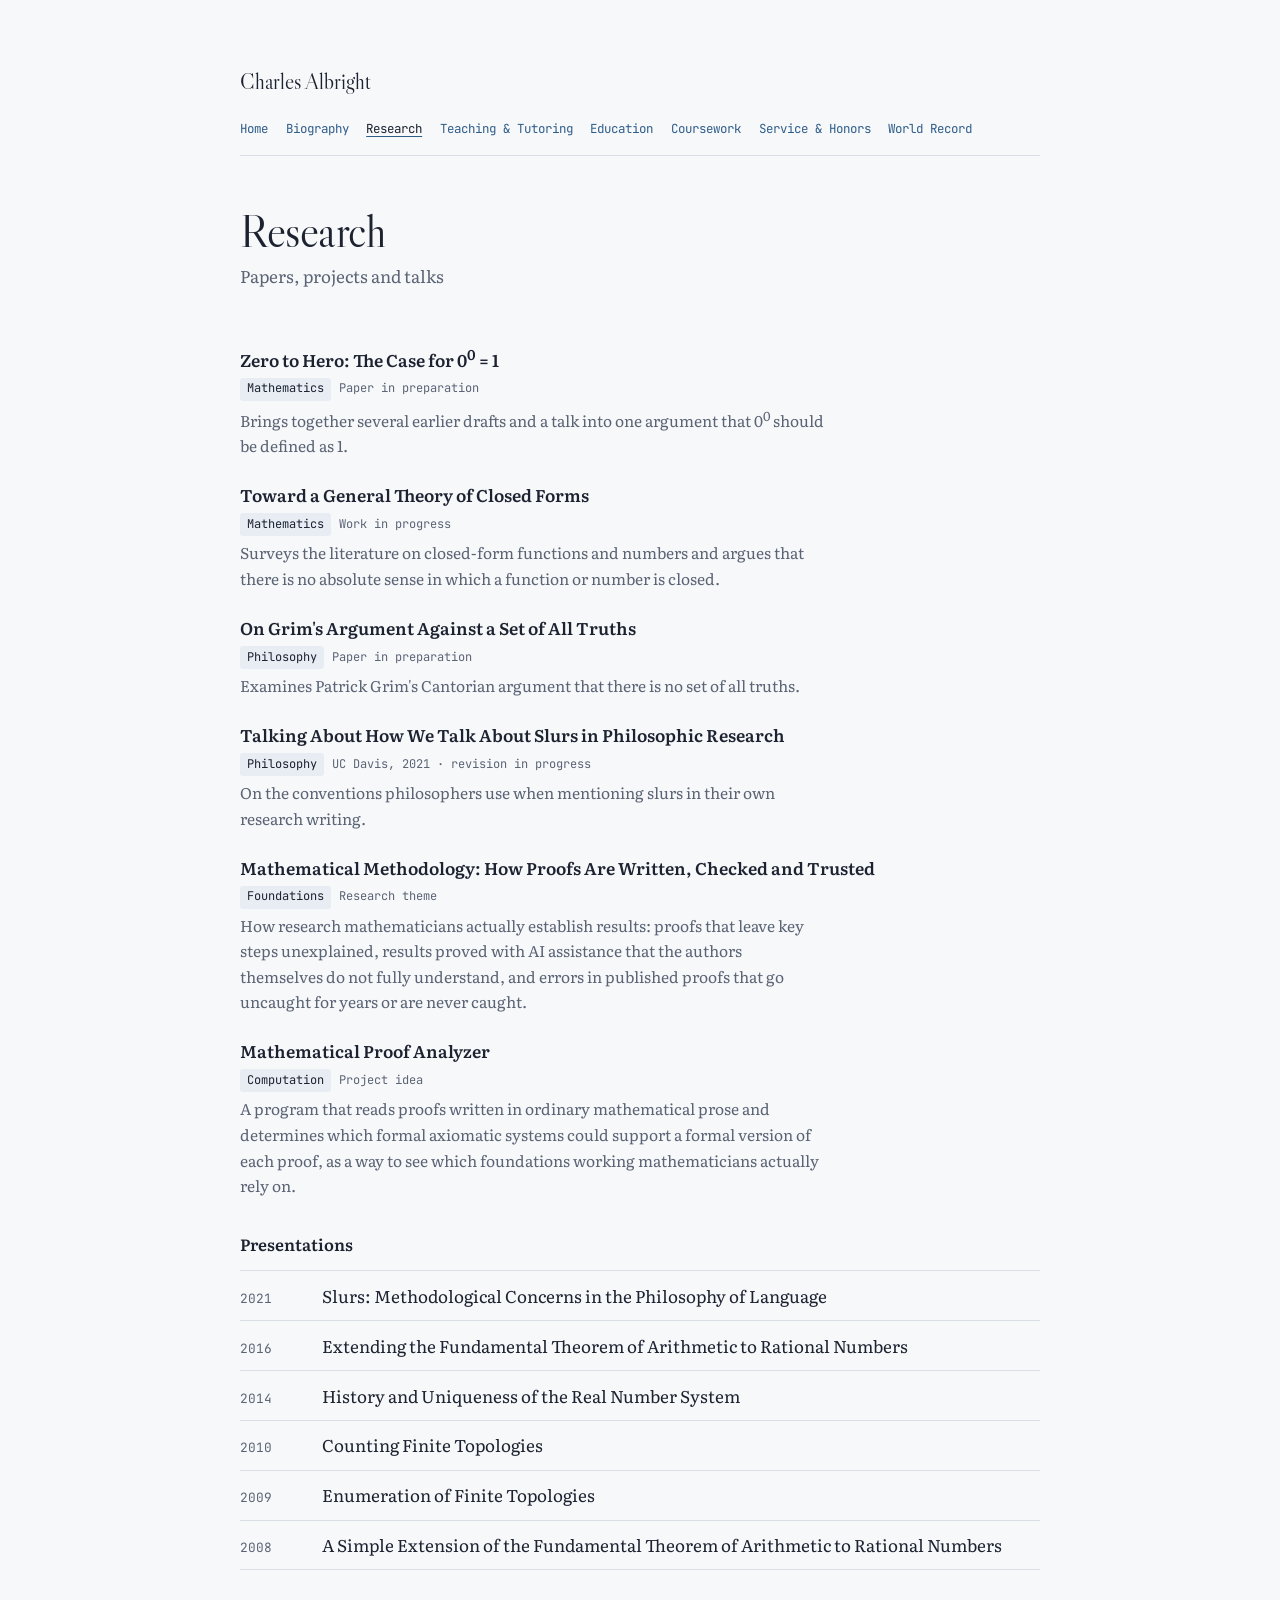
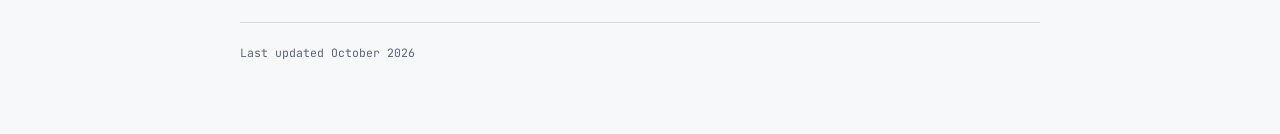
<file: research.html>
<!doctype html>
<html lang="en">
<head>
<meta charset="utf-8">
<meta name="viewport" content="width=device-width, initial-scale=1, viewport-fit=cover">
<title>Research · Charles Albright</title>
<link rel="preconnect" href="https://fonts.googleapis.com">
<link rel="stylesheet" href="https://fonts.googleapis.com/css2?family=Libre+Caslon+Display&family=Literata:ital,opsz,wght@0,7..72,400;0,7..72,600;1,7..72,400&family=JetBrains+Mono:wght@400;500&display=swap">
<link rel="stylesheet" href="style.css">
</head>
<body>
<div class="wrap">
  <div class="topbar">
    <a class="home" href="./">Charles Albright</a>
    <nav aria-label="Site"><a href="./">Home</a><a href="bio.html">Biography</a><a href="research.html" aria-current="page">Research</a><a href="teaching.html">Teaching &amp; Tutoring</a><a href="education.html">Education</a><a href="coursework.html">Coursework</a><a href="service.html">Service &amp; Honors</a><a href="record.html">World Record</a></nav>
  </div>
  <div class="pagehead">
    <h1>Research</h1>
    <p>Papers, projects and talks</p>
  </div>

  <section class="solo" id="work">
    <h2>Work</h2>
    <div class="body">
      <ul class="items">
        <li>
          <span class="t">Zero to Hero: The Case for 0<sup>0</sup> = 1</span>
          <span class="meta"><span class="tag">Mathematics</span> Paper in preparation</span>
          <p class="d">Brings together several earlier drafts and a talk into one argument that 0<sup>0</sup> should be defined as 1.</p>
        </li>
        <li>
          <span class="t">Toward a General Theory of Closed Forms</span>
          <span class="meta"><span class="tag">Mathematics</span> Work in progress</span>
          <p class="d">Surveys the literature on closed-form functions and numbers and argues that there is no absolute sense in which a function or number is closed.</p>
        </li>
        <li>
          <span class="t">On Grim's Argument Against a Set of All Truths</span>
          <span class="meta"><span class="tag">Philosophy</span> Paper in preparation</span>
          <p class="d">Examines Patrick Grim's Cantorian argument that there is no set of all truths.</p>
        </li>
        <li>
          <span class="t">Talking About How We Talk About Slurs in Philosophic Research</span>
          <span class="meta"><span class="tag">Philosophy</span> UC Davis, 2021 · revision in progress</span>
          <p class="d">On the conventions philosophers use when mentioning slurs in their own research writing.</p>
        </li>
        <li>
          <span class="t">Mathematical Methodology: How Proofs Are Written, Checked and Trusted</span>
          <span class="meta"><span class="tag">Foundations</span> Research theme</span>
          <p class="d">How research mathematicians actually establish results: proofs that leave key steps unexplained, results proved with AI assistance that the authors themselves do not fully understand, and errors in published proofs that go uncaught for years or are never caught.</p>
        </li>
        <li>
          <span class="t">Mathematical Proof Analyzer</span>
          <span class="meta"><span class="tag">Computation</span> Project idea</span>
          <p class="d">A program that reads proofs written in ordinary mathematical prose and determines which formal axiomatic systems could support a formal version of each proof, as a way to see which foundations working mathematicians actually rely on.</p>
        </li>
      </ul>

      <div class="inst">
        <h3>Presentations</h3>
        <ul class="major talks">
          <li><span class="yr">2021</span><span>Slurs: Methodological Concerns in the Philosophy of Language</span></li>
          <li><span class="yr">2016</span><span>Extending the Fundamental Theorem of Arithmetic to Rational Numbers</span></li>
          <li><span class="yr">2014</span><span>History and Uniqueness of the Real Number System</span></li>
          <li><span class="yr">2010</span><span>Counting Finite Topologies</span></li>
          <li><span class="yr">2009</span><span>Enumeration of Finite Topologies</span></li>
          <li><span class="yr">2008</span><span>A Simple Extension of the Fundamental Theorem of Arithmetic to Rational Numbers</span></li>
        </ul>
      </div>
    </div>
  </section>

  <footer>Last updated October 2026</footer>
</div>
</body>
</html>
</file>
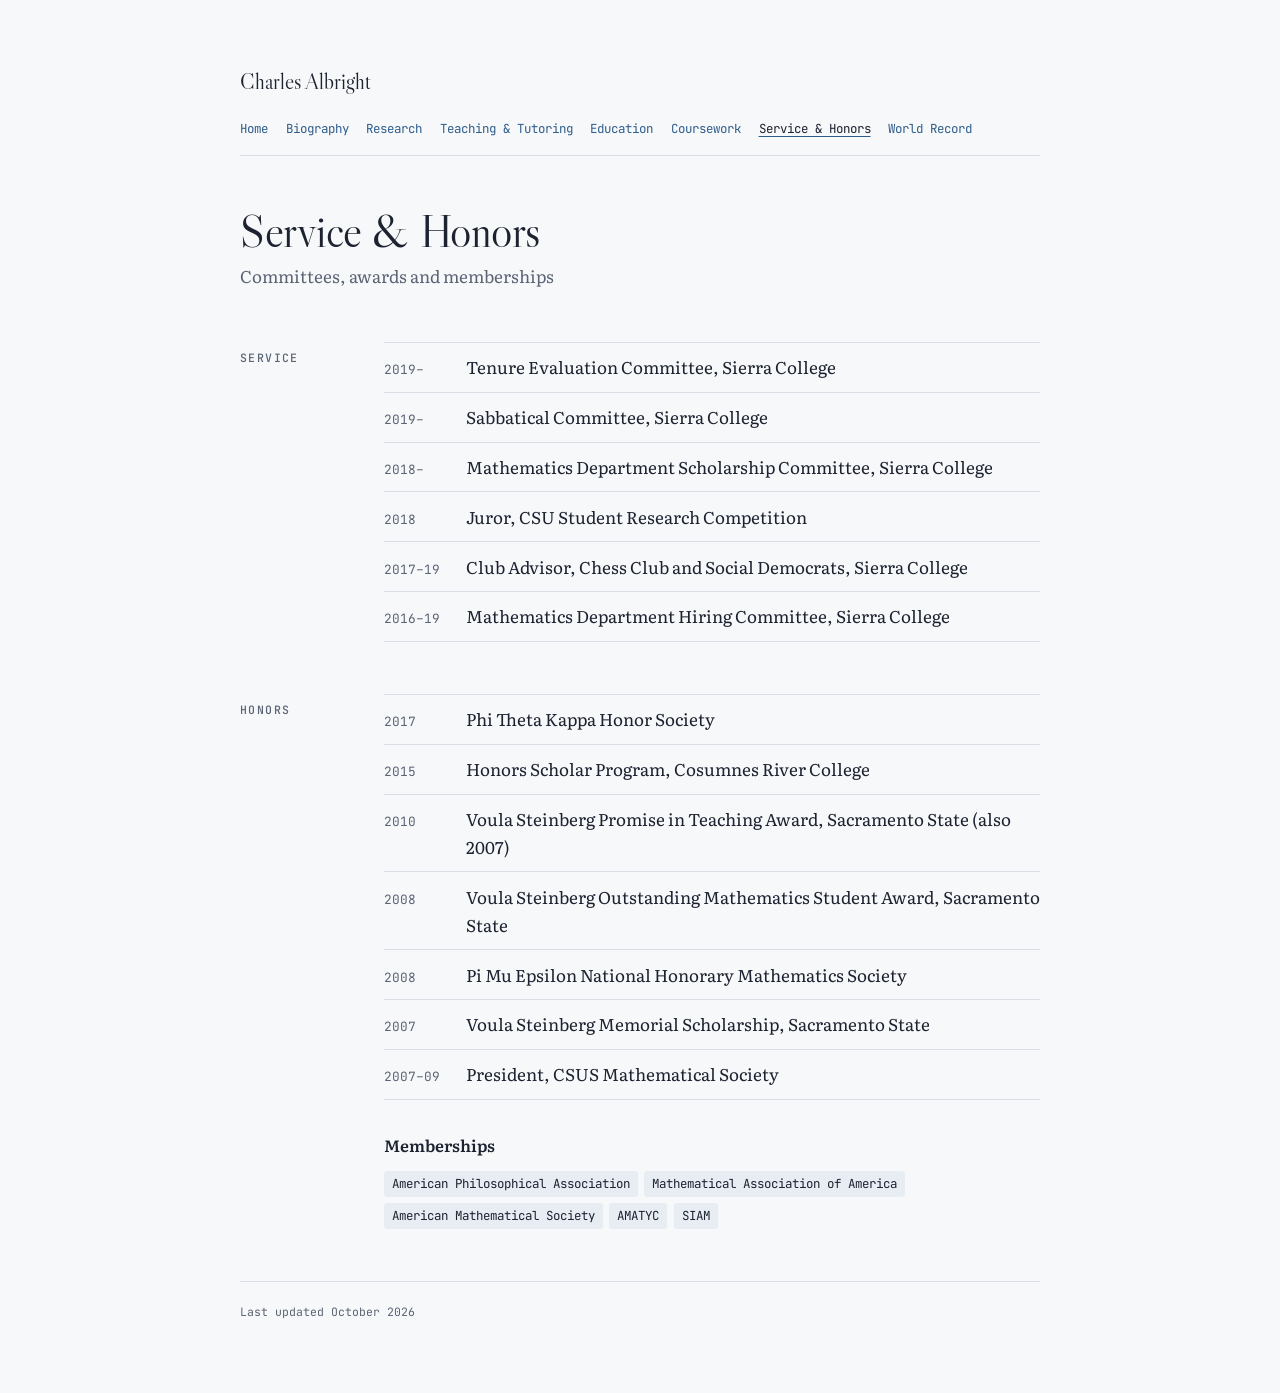
<file: service.html>
<!doctype html>
<html lang="en">
<head>
<meta charset="utf-8">
<meta name="viewport" content="width=device-width, initial-scale=1, viewport-fit=cover">
<title>Service &amp; Honors · Charles Albright</title>
<link rel="preconnect" href="https://fonts.googleapis.com">
<link rel="stylesheet" href="https://fonts.googleapis.com/css2?family=Libre+Caslon+Display&family=Literata:ital,opsz,wght@0,7..72,400;0,7..72,600;1,7..72,400&family=JetBrains+Mono:wght@400;500&display=swap">
<link rel="stylesheet" href="style.css">
</head>
<body>
<div class="wrap">
  <div class="topbar">
    <a class="home" href="./">Charles Albright</a>
    <nav aria-label="Site"><a href="./">Home</a><a href="bio.html">Biography</a><a href="research.html">Research</a><a href="teaching.html">Teaching &amp; Tutoring</a><a href="education.html">Education</a><a href="coursework.html">Coursework</a><a href="service.html" aria-current="page">Service &amp; Honors</a><a href="record.html">World Record</a></nav>
  </div>
  <div class="pagehead">
    <h1>Service &amp; Honors</h1>
    <p>Committees, awards and memberships</p>
  </div>

  <section id="service">
    <h2>Service</h2>
    <div class="body">
      <ul class="major talks">
        <li><span class="yr">2019–</span><span>Tenure Evaluation Committee, Sierra College</span></li>
        <li><span class="yr">2019–</span><span>Sabbatical Committee, Sierra College</span></li>
        <li><span class="yr">2018–</span><span>Mathematics Department Scholarship Committee, Sierra College</span></li>
        <li><span class="yr">2018</span><span>Juror, CSU Student Research Competition</span></li>
        <li><span class="yr">2017–19</span><span>Club Advisor, Chess Club and Social Democrats, Sierra College</span></li>
        <li><span class="yr">2016–19</span><span>Mathematics Department Hiring Committee, Sierra College</span></li>
      </ul>
    </div>
  </section>

  <section id="honors">
    <h2>Honors</h2>
    <div class="body">
      <ul class="major talks">
        <li><span class="yr">2017</span><span>Phi Theta Kappa Honor Society</span></li>
        <li><span class="yr">2015</span><span>Honors Scholar Program, Cosumnes River College</span></li>
        <li><span class="yr">2010</span><span>Voula Steinberg Promise in Teaching Award, Sacramento State (also 2007)</span></li>
        <li><span class="yr">2008</span><span>Voula Steinberg Outstanding Mathematics Student Award, Sacramento State</span></li>
        <li><span class="yr">2008</span><span>Pi Mu Epsilon National Honorary Mathematics Society</span></li>
        <li><span class="yr">2007</span><span>Voula Steinberg Memorial Scholarship, Sacramento State</span></li>
        <li><span class="yr">2007–09</span><span>President, CSUS Mathematical Society</span></li>
      </ul>
      <div class="inst">
        <h3>Memberships</h3>
        <ul class="chips">
          <li>American Philosophical Association</li><li>Mathematical Association of America</li><li>American Mathematical Society</li><li>AMATYC</li><li>SIAM</li>
        </ul>
      </div>
    </div>
  </section>

  <footer>Last updated October 2026</footer>
</div>
</body>
</html>
</file>
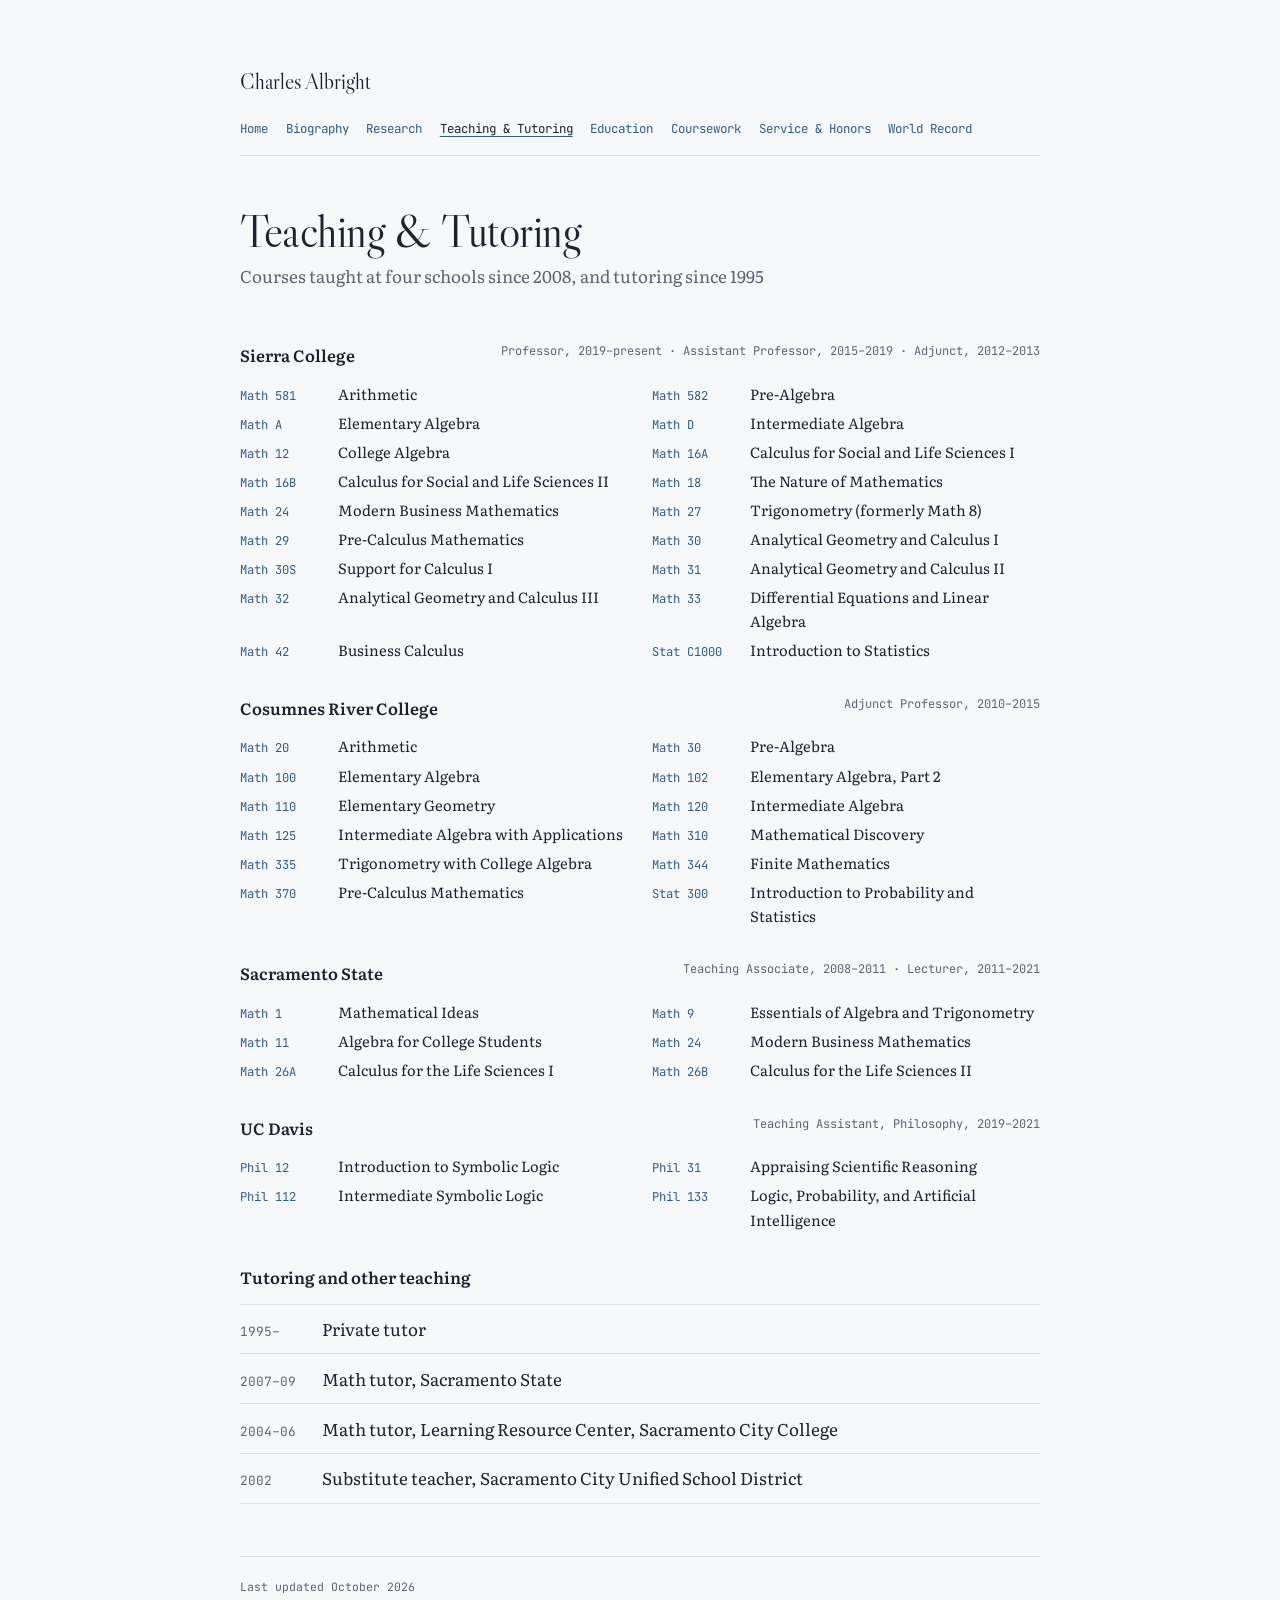
<file: teaching.html>
<!doctype html>
<html lang="en">
<head>
<meta charset="utf-8">
<meta name="viewport" content="width=device-width, initial-scale=1, viewport-fit=cover">
<title>Teaching &amp; Tutoring · Charles Albright</title>
<link rel="preconnect" href="https://fonts.googleapis.com">
<link rel="stylesheet" href="https://fonts.googleapis.com/css2?family=Libre+Caslon+Display&family=Literata:ital,opsz,wght@0,7..72,400;0,7..72,600;1,7..72,400&family=JetBrains+Mono:wght@400;500&display=swap">
<link rel="stylesheet" href="style.css">
</head>
<body>
<div class="wrap">
  <div class="topbar">
    <a class="home" href="./">Charles Albright</a>
    <nav aria-label="Site"><a href="./">Home</a><a href="bio.html">Biography</a><a href="research.html">Research</a><a href="teaching.html" aria-current="page">Teaching &amp; Tutoring</a><a href="education.html">Education</a><a href="coursework.html">Coursework</a><a href="service.html">Service &amp; Honors</a><a href="record.html">World Record</a></nav>
  </div>
  <div class="pagehead">
    <h1>Teaching &amp; Tutoring</h1>
    <p>Courses taught at four schools since 2008, and tutoring since 1995</p>
  </div>

  <section class="solo" id="teaching">
    <h2>Teaching</h2>
    <div class="body">
      <div class="inst">
        <h3>Sierra College <span>Professor, 2019–present · Assistant Professor, 2015–2019 · Adjunct, 2012–2013</span></h3>
        <ul class="courses">
          <li><span class="cc">Math 581</span><span class="ct">Arithmetic</span></li>
          <li><span class="cc">Math 582</span><span class="ct">Pre-Algebra</span></li>
          <li><span class="cc">Math A</span><span class="ct">Elementary Algebra</span></li>
          <li><span class="cc">Math D</span><span class="ct">Intermediate Algebra</span></li>
          <li><span class="cc">Math 12</span><span class="ct">College Algebra</span></li>
          <li><span class="cc">Math 16A</span><span class="ct">Calculus for Social and Life Sciences I</span></li>
          <li><span class="cc">Math 16B</span><span class="ct">Calculus for Social and Life Sciences II</span></li>
          <li><span class="cc">Math 18</span><span class="ct">The Nature of Mathematics</span></li>
          <li><span class="cc">Math 24</span><span class="ct">Modern Business Mathematics</span></li>
          <li><span class="cc">Math 27</span><span class="ct">Trigonometry (formerly Math 8)</span></li>
          <li><span class="cc">Math 29</span><span class="ct">Pre-Calculus Mathematics</span></li>
          <li><span class="cc">Math 30</span><span class="ct">Analytical Geometry and Calculus I</span></li>
          <li><span class="cc">Math 30S</span><span class="ct">Support for Calculus I</span></li>
          <li><span class="cc">Math 31</span><span class="ct">Analytical Geometry and Calculus II</span></li>
          <li><span class="cc">Math 32</span><span class="ct">Analytical Geometry and Calculus III</span></li>
          <li><span class="cc">Math 33</span><span class="ct">Differential Equations and Linear Algebra</span></li>
          <li><span class="cc">Math 42</span><span class="ct">Business Calculus</span></li>
          <li><span class="cc">Stat C1000</span><span class="ct">Introduction to Statistics</span></li>
        </ul>
      </div>
      <div class="inst">
        <h3>Cosumnes River College <span>Adjunct Professor, 2010–2015</span></h3>
        <ul class="courses">
          <li><span class="cc">Math 20</span><span class="ct">Arithmetic</span></li>
          <li><span class="cc">Math 30</span><span class="ct">Pre-Algebra</span></li>
          <li><span class="cc">Math 100</span><span class="ct">Elementary Algebra</span></li>
          <li><span class="cc">Math 102</span><span class="ct">Elementary Algebra, Part 2</span></li>
          <li><span class="cc">Math 110</span><span class="ct">Elementary Geometry</span></li>
          <li><span class="cc">Math 120</span><span class="ct">Intermediate Algebra</span></li>
          <li><span class="cc">Math 125</span><span class="ct">Intermediate Algebra with Applications</span></li>
          <li><span class="cc">Math 310</span><span class="ct">Mathematical Discovery</span></li>
          <li><span class="cc">Math 335</span><span class="ct">Trigonometry with College Algebra</span></li>
          <li><span class="cc">Math 344</span><span class="ct">Finite Mathematics</span></li>
          <li><span class="cc">Math 370</span><span class="ct">Pre-Calculus Mathematics</span></li>
          <li><span class="cc">Stat 300</span><span class="ct">Introduction to Probability and Statistics</span></li>
        </ul>
      </div>
      <div class="inst">
        <h3>Sacramento State <span>Teaching Associate, 2008–2011 · Lecturer, 2011–2021</span></h3>
        <ul class="courses">
          <li><span class="cc">Math 1</span><span class="ct">Mathematical Ideas</span></li>
          <li><span class="cc">Math 9</span><span class="ct">Essentials of Algebra and Trigonometry</span></li>
          <li><span class="cc">Math 11</span><span class="ct">Algebra for College Students</span></li>
          <li><span class="cc">Math 24</span><span class="ct">Modern Business Mathematics</span></li>
          <li><span class="cc">Math 26A</span><span class="ct">Calculus for the Life Sciences I</span></li>
          <li><span class="cc">Math 26B</span><span class="ct">Calculus for the Life Sciences II</span></li>
        </ul>
      </div>
      <div class="inst">
        <h3>UC Davis <span>Teaching Assistant, Philosophy, 2019–2021</span></h3>
        <ul class="courses">
          <li><span class="cc">Phil 12</span><span class="ct">Introduction to Symbolic Logic</span></li>
          <li><span class="cc">Phil 31</span><span class="ct">Appraising Scientific Reasoning</span></li>
          <li><span class="cc">Phil 112</span><span class="ct">Intermediate Symbolic Logic</span></li>
          <li><span class="cc">Phil 133</span><span class="ct">Logic, Probability, and Artificial Intelligence</span></li>
        </ul>
      </div>
      <div class="inst">
        <h3>Tutoring and other teaching</h3>
        <ul class="major talks">
          <li><span class="yr">1995–</span><span>Private tutor</span></li>
          <li><span class="yr">2007–09</span><span>Math tutor, Sacramento State</span></li>
          <li><span class="yr">2004–06</span><span>Math tutor, Learning Resource Center, Sacramento City College</span></li>
          <li><span class="yr">2002</span><span>Substitute teacher, Sacramento City Unified School District</span></li>
        </ul>
      </div>
    </div>
  </section>

  <footer>Last updated October 2026</footer>
</div>
</body>
</html>
</file>
<file: style.css>
/* Layout: one reading column like a well-set preprint; each section keyed by a small mono label in the left margin. */
:root {
  --paper: #f7f8fa;
  --ink: #1c2230;
  --muted: #5b6475;
  --rule: #d9dde5;
  --accent: #2f5d8a;
  --tag-bg: #e8edf4;
  --display: "Libre Caslon Display", "Libre Caslon Text", Georgia, serif;
  --body: "Literata", Georgia, "Times New Roman", serif;
  --mono: "JetBrains Mono", ui-monospace, Menlo, Consolas, monospace;
}
@media (prefers-color-scheme: dark) {
  :root:not([data-theme="light"]) {
    --paper: #12151c; --ink: #e4e7ee; --muted: #9aa3b4; --rule: #2a303c;
    --accent: #8db4dc; --tag-bg: #1d2431; color-scheme: dark;
  }
}
:root[data-theme="dark"] {
  --paper: #12151c; --ink: #e4e7ee; --muted: #9aa3b4; --rule: #2a303c;
  --accent: #8db4dc; --tag-bg: #1d2431; color-scheme: dark;
}
body { background: var(--paper); color: var(--ink); font-family: var(--body); font-size: 1.0625rem; line-height: 1.65; }
.wrap { max-width: 50rem; margin: 0 auto; padding-inline: 20px; padding-block: 3.5rem 4rem; display: grid; gap: 3.25rem; }
a { color: var(--accent); text-underline-offset: 3px; text-decoration-thickness: 1px; }
a:focus-visible { outline: 2px solid var(--accent); outline-offset: 2px; }

header { display: grid; gap: .6rem; border-bottom: 1px solid var(--rule); padding-bottom: 2rem; }
h1 { font-family: var(--display); font-weight: 400; font-size: clamp(2.4rem, 7vw, 3.4rem); line-height: 1.05; margin: 0; letter-spacing: -.01em; }
.role { margin: 0; color: var(--muted); font-size: 1.05rem; }
.contact { display: flex; flex-wrap: wrap; gap: .4rem 1.25rem; font-family: var(--mono); font-size: .8rem; color: var(--muted); }
nav { display: flex; flex-wrap: wrap; gap: .3rem 1.1rem; font-family: var(--mono); font-size: .78rem; margin-top: .6rem; }
nav a { text-decoration: none; }
nav a:hover { text-decoration: underline; }

section { display: grid; grid-template-columns: 7.5rem 1fr; gap: 1.5rem; scroll-margin-top: 1rem; }
section > * { min-width: 0; }
h2 { font-family: var(--mono); font-weight: 500; font-size: .72rem; letter-spacing: .12em; text-transform: uppercase; color: var(--muted); margin: .4rem 0 0; }
h3 { font-family: var(--body); font-size: 1.02rem; font-weight: 600; margin: 0; text-wrap: balance; }
.body { display: grid; gap: 2rem; }
.body p { margin: 0; max-width: 65ch; }
.lede { display: grid; gap: 1rem; }

ul.items { list-style: none; margin: 0; padding: 0; display: grid; gap: 1.4rem; }
.items li { display: grid; gap: .25rem; }
.t { font-weight: 600; text-wrap: balance; }
.meta { font-family: var(--mono); font-size: .75rem; color: var(--muted); display: flex; flex-wrap: wrap; gap: .5rem; align-items: center; }
.tag { background: var(--tag-bg); color: var(--ink); padding: .1rem .45rem; border-radius: 3px; }
.d { color: var(--muted); font-size: .97rem; margin: 0; }
.ph { background: var(--tag-bg); padding: 0 .3rem; border-radius: 3px; font-style: italic; }

.interests { display: flex; flex-wrap: wrap; gap: .5rem; list-style: none; margin: 0; padding: 0; }
.interests li { border: 1px solid var(--rule); padding: .2rem .7rem; border-radius: 999px; font-size: .95rem; }

/* Degrees */
.major { list-style: none; margin: 0; padding: 0; display: grid; }
.major li { display: grid; grid-template-columns: 4.2rem 1fr auto; gap: .9rem; align-items: baseline; padding-block: .65rem; border-bottom: 1px solid var(--rule); }
.major li:first-child { border-top: 1px solid var(--rule); }
.deg { font-family: var(--mono); font-size: .85rem; color: var(--accent); font-weight: 500; }
.yr { font-family: var(--mono); font-size: .8rem; color: var(--muted); font-variant-numeric: tabular-nums; }
.major .where { color: var(--muted); display: block; font-size: .93rem; }
.count { font-family: var(--mono); font-size: .75rem; color: var(--muted); margin: 0; }

.colleges { display: grid; gap: 1.6rem; }
.college { display: grid; gap: .5rem; }
.college h3 { display: flex; justify-content: space-between; gap: 1rem; flex-wrap: wrap; }
.college h3 span { font-family: var(--mono); font-weight: 400; font-size: .75rem; color: var(--muted); }
.assoc { list-style: none; margin: 0; padding: 0; display: grid; grid-template-columns: repeat(auto-fill, minmax(15rem, 1fr)); gap: .35rem 1.5rem; }
.assoc li { display: grid; grid-template-columns: 3.4rem 1fr auto; gap: .5rem; align-items: baseline; font-size: .9rem; }
.assoc .deg { font-size: .72rem; }
.assoc .yr { font-size: .72rem; }
.h { font-family: var(--mono); font-size: .62rem; letter-spacing: .06em; text-transform: uppercase; color: var(--accent); }

/* Teaching */
.inst { display: grid; gap: .55rem; }
.inst h3 { display: flex; justify-content: space-between; gap: 1rem; flex-wrap: wrap; }
.inst h3 span { font-family: var(--mono); font-weight: 400; font-size: .75rem; color: var(--muted); }
.chips { list-style: none; margin: 0; padding: 0; display: flex; flex-wrap: wrap; gap: .4rem; }
.chips li { background: var(--tag-bg); border-radius: 3px; padding: .15rem .5rem; font-family: var(--mono); font-size: .78rem; }
.chips li em { font-family: var(--body); font-style: normal; color: var(--muted); }

.courses { list-style: none; margin: 0; padding: 0; display: grid; grid-template-columns: repeat(auto-fill, minmax(17rem, 1fr)); gap: .3rem 1.5rem; }
.courses li { display: grid; grid-template-columns: 5.6rem 1fr; gap: .5rem; align-items: baseline; font-size: .92rem; }
.cc { font-family: var(--mono); font-size: .76rem; color: var(--accent); }
.ct { min-width: 0; }
.sub { font-family: var(--mono); font-size: .7rem; letter-spacing: .08em; text-transform: uppercase; color: var(--muted); margin: .4rem 0 0; }
.courses + .sub { margin-top: .9rem; }
footer { border-top: 1px solid var(--rule); padding-top: 1.25rem; font-family: var(--mono); font-size: .72rem; color: var(--muted); }

.talks li { grid-template-columns: 4.2rem 1fr; }

@media (max-width: 600px) {
  section { grid-template-columns: 1fr; gap: .7rem; }
  .wrap { padding-block: 2.5rem 3rem; gap: 2.75rem; }
  .major li { grid-template-columns: 3.4rem 1fr; }
  .major:not(.talks) .yr { grid-column: 2; }
  .talks li { grid-template-columns: 3.4rem 1fr; }
}

/* World record page */
.tally { list-style: none; margin: 0; padding: 0; display: grid; gap: .5rem; }
.tally li { display: grid; grid-template-columns: 3.5rem 1fr; gap: .8rem; align-items: baseline; }
.tally .k, .board .k { font-family: var(--display); font-size: 1.9rem; line-height: 1; color: var(--accent); font-variant-numeric: tabular-nums; }
.board { list-style: none; margin: .4rem 0 0; padding: 0; display: grid; gap: .7rem; }
.board li { display: grid; grid-template-columns: minmax(0, 15rem) 1fr 2.4rem; gap: .9rem; align-items: center; }
.board .who { display: grid; min-width: 0; }
.board .n { font-weight: 600; font-size: .95rem; }
.board .c { font-size: .78rem; color: var(--muted); }
.board .bar { height: .7rem; background: var(--tag-bg); border-radius: 2px; overflow: hidden; }
.board .bar span { display: block; height: 100%; background: var(--muted); opacity: .55; }
.board .me .bar span { background: var(--accent); opacity: 1; }
.board .me .n { color: var(--accent); }
.board .k { font-size: 1.35rem; text-align: right; }
.board li:not(.me) .k { color: var(--ink); }
.inst > p { margin: 0; max-width: 65ch; }
.inst { gap: .8rem; }
@media (max-width: 600px) {
  .board li { grid-template-columns: 1fr 2.4rem; }
  .board .bar { grid-column: 1 / -1; grid-row: 2; }
}

/* Biography page */
.biogrid { display: grid; grid-template-columns: 13rem 1fr; gap: 2rem; align-items: start; }
.biogrid > * { min-width: 0; }
.portrait { margin: 0; }
.portrait img, .mono { width: 100%; aspect-ratio: 4 / 5; max-width: 100%; border-radius: 4px; display: block; object-fit: cover; }
.mono { background: var(--tag-bg); border: 1px solid var(--rule); display: grid; place-content: center; text-align: center; gap: .3rem; }
.mono[hidden] { display: none; }
.mono span { font-family: var(--display); font-size: 3.4rem; color: var(--accent); line-height: 1; }
.mono small { font-family: var(--mono); font-size: .7rem; color: var(--muted); }
.shortbio { border-left: 3px solid var(--accent); padding: .3rem 0 .3rem 1.1rem; display: grid; gap: .4rem; }
.shortbio p { margin: 0; max-width: 65ch; }
@media (max-width: 600px) { .biogrid { grid-template-columns: 1fr; } .portrait { max-width: 14rem; } }

/* Multi-page additions */
.topbar { display: flex; flex-wrap: wrap; justify-content: space-between; align-items: baseline; gap: .6rem 1.5rem; border-bottom: 1px solid var(--rule); padding-bottom: 1rem; }
.topbar .home { font-family: var(--display); font-size: 1.35rem; color: var(--ink); text-decoration: none; }
nav a[aria-current="page"] { color: var(--ink); text-decoration: underline; text-decoration-color: var(--accent); }
.pagehead { display: grid; gap: .4rem; }
.pagehead h1 { font-size: clamp(2rem, 6vw, 2.8rem); }
.pagehead p { margin: 0; color: var(--muted); max-width: 60ch; }
.solo { grid-template-columns: 1fr; }
.solo > h2 { display: none; }
.explore { list-style: none; margin: 0; padding: 0; display: grid; grid-template-columns: repeat(auto-fill, minmax(14rem, 1fr)); gap: 1rem; }
.explore a { display: grid; gap: .3rem; padding: 1rem 1.1rem; border: 1px solid var(--rule); border-radius: 4px; text-decoration: none; color: var(--ink); height: 100%; box-sizing: border-box; }
.explore a:hover { border-color: var(--accent); }
.explore strong { font-family: var(--display); font-weight: 400; font-size: 1.3rem; color: var(--accent); }
.explore span { font-size: .92rem; color: var(--muted); }
</file>
